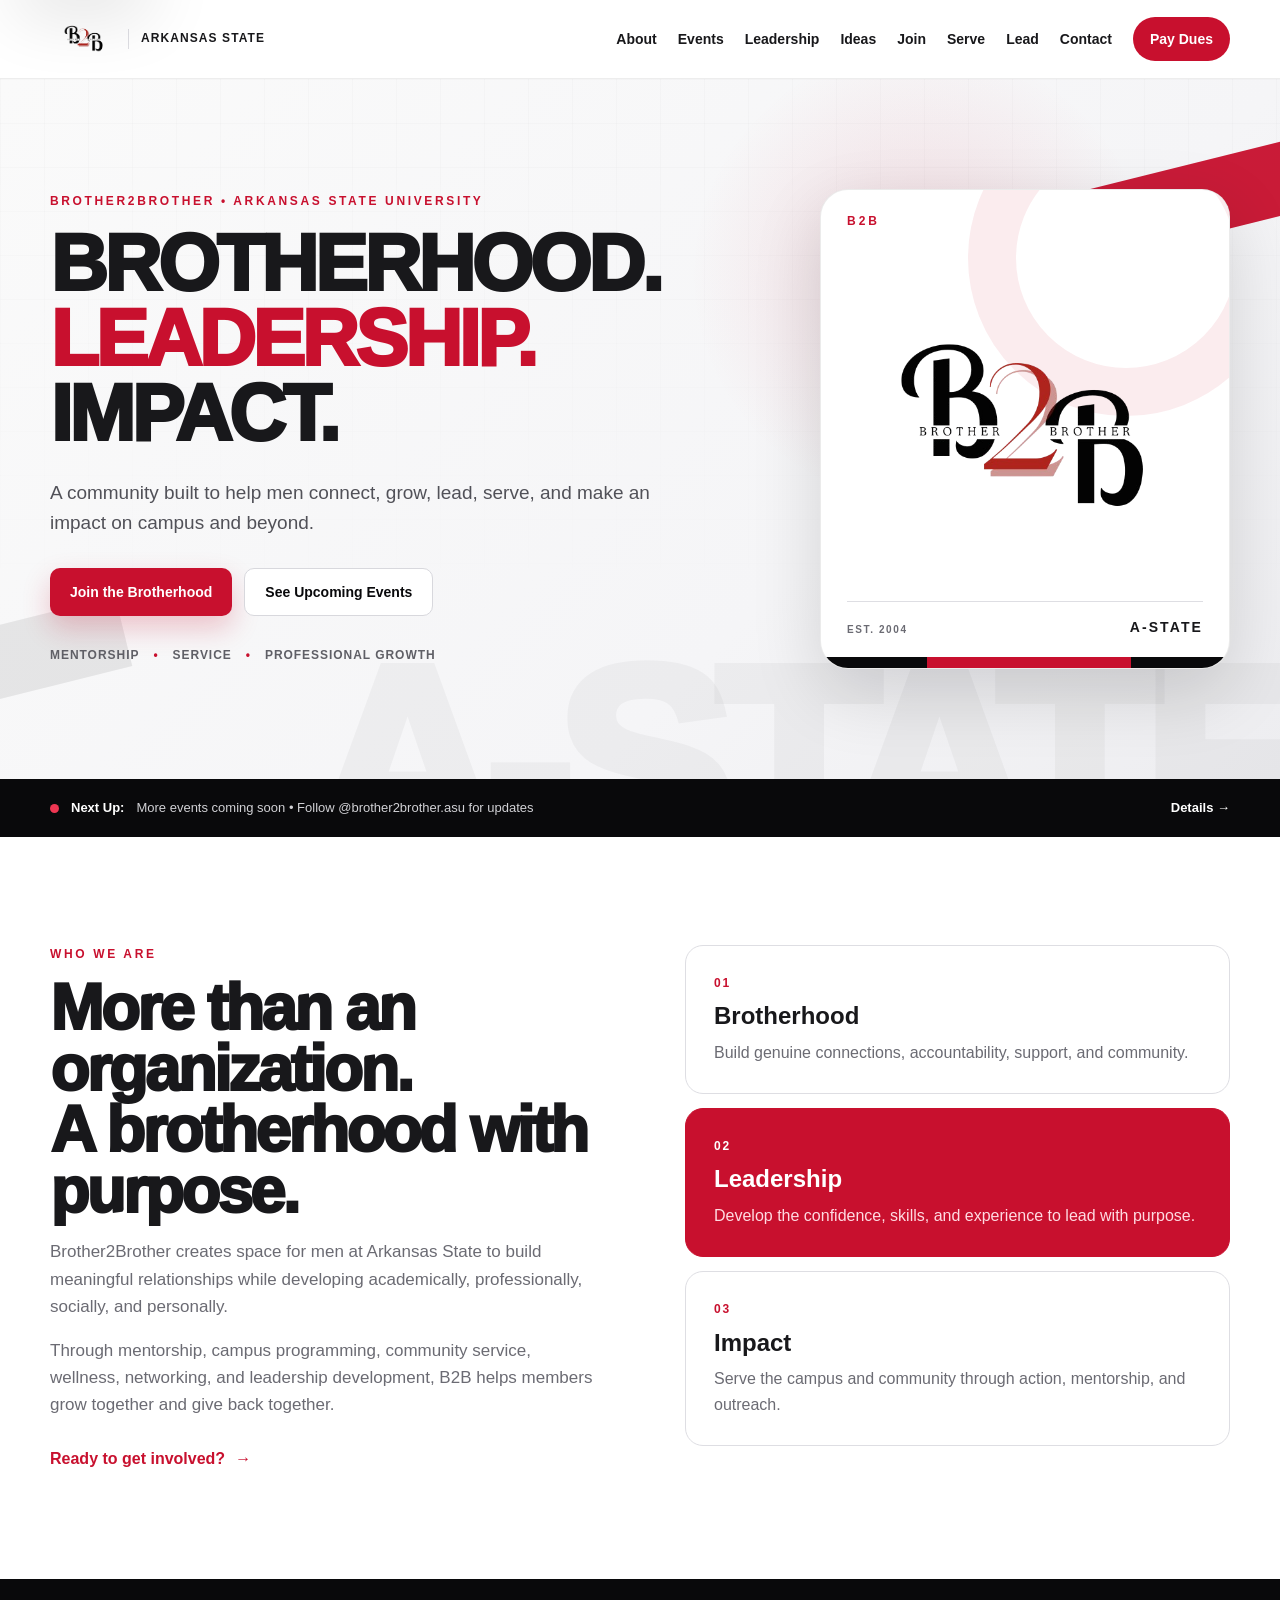
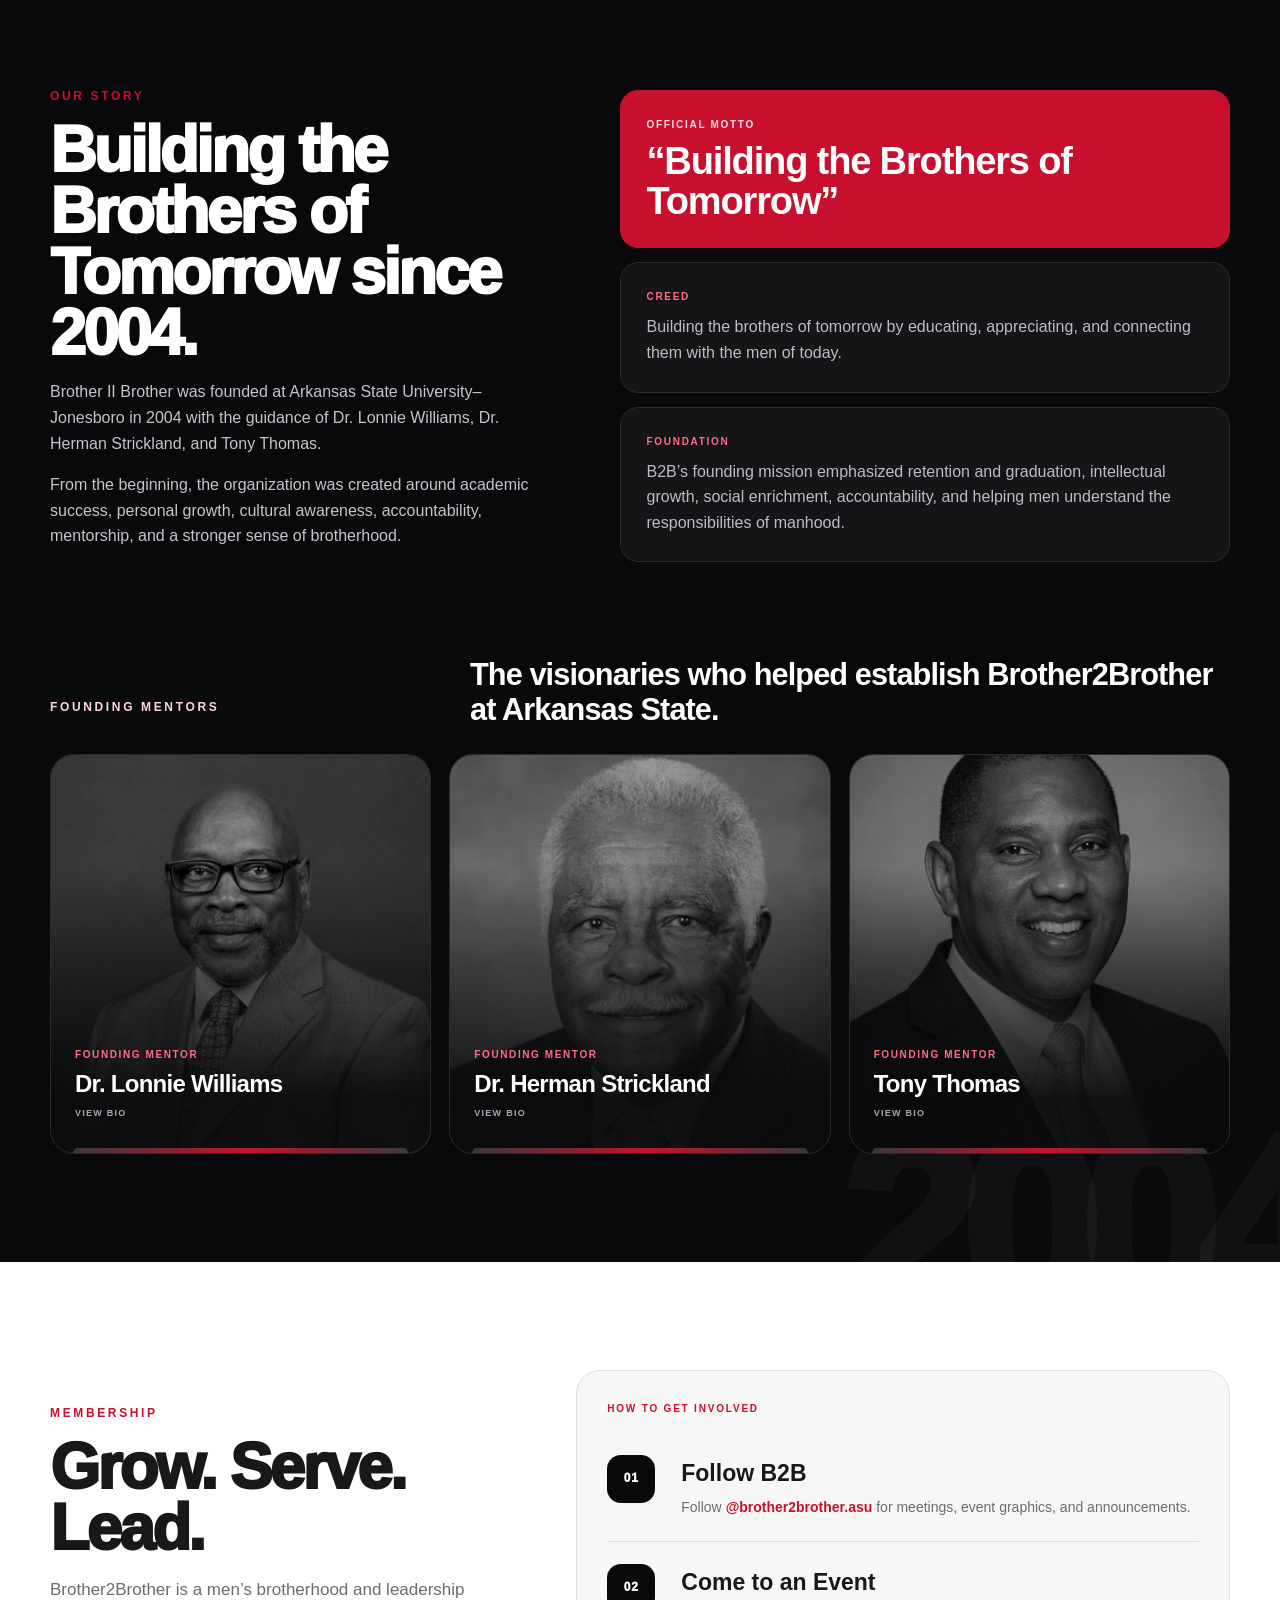
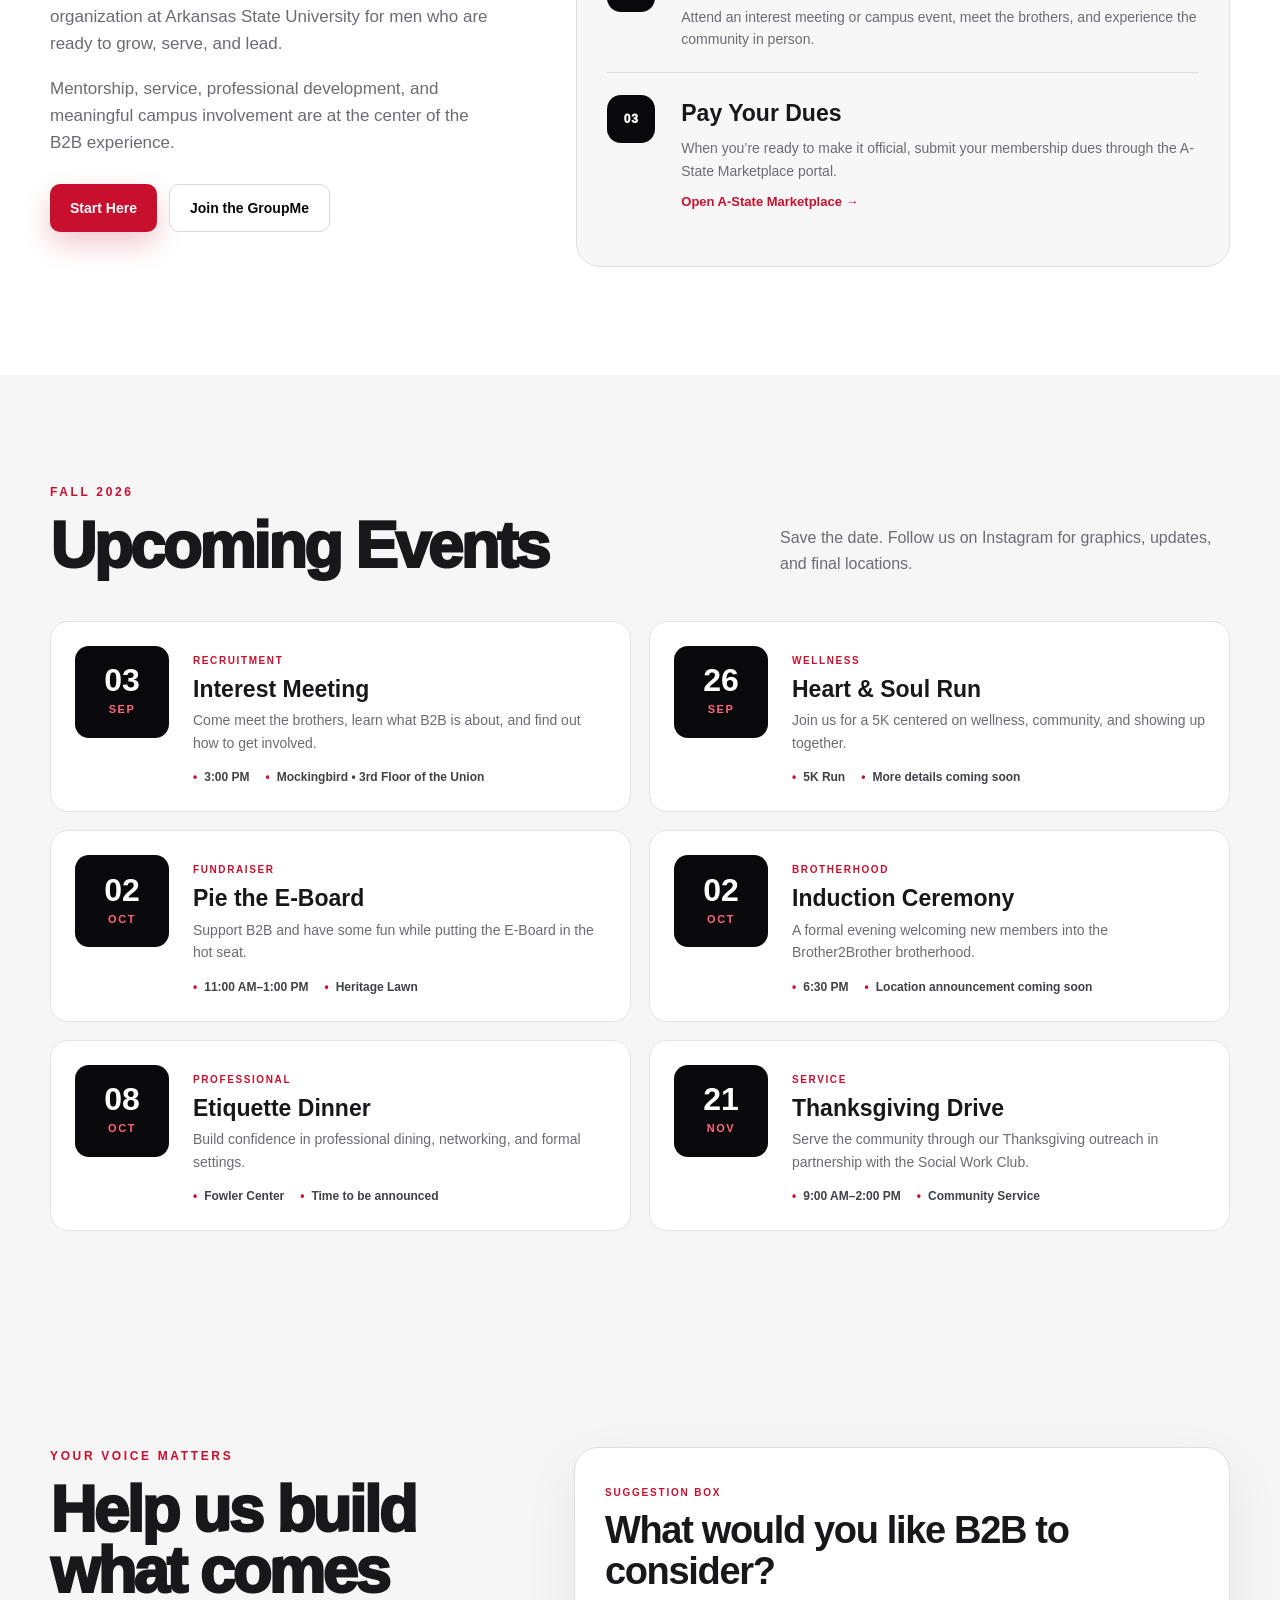
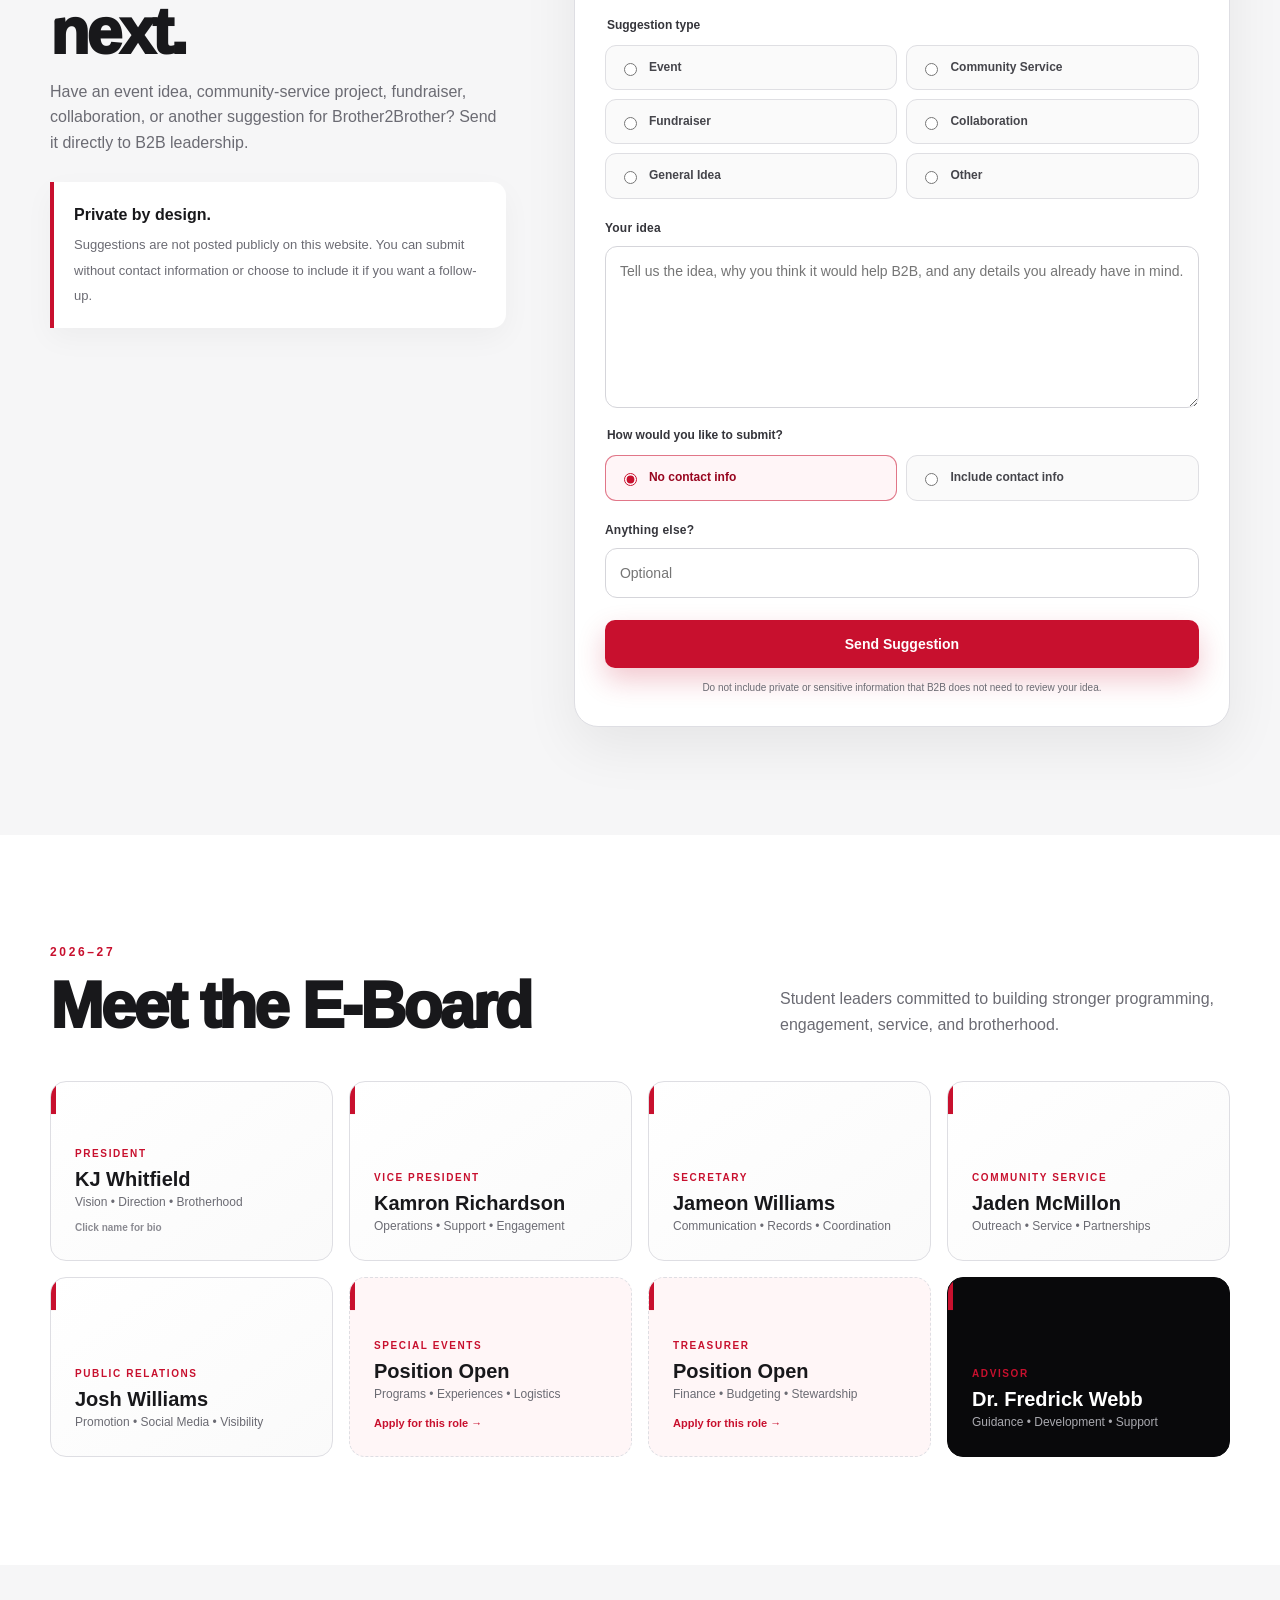
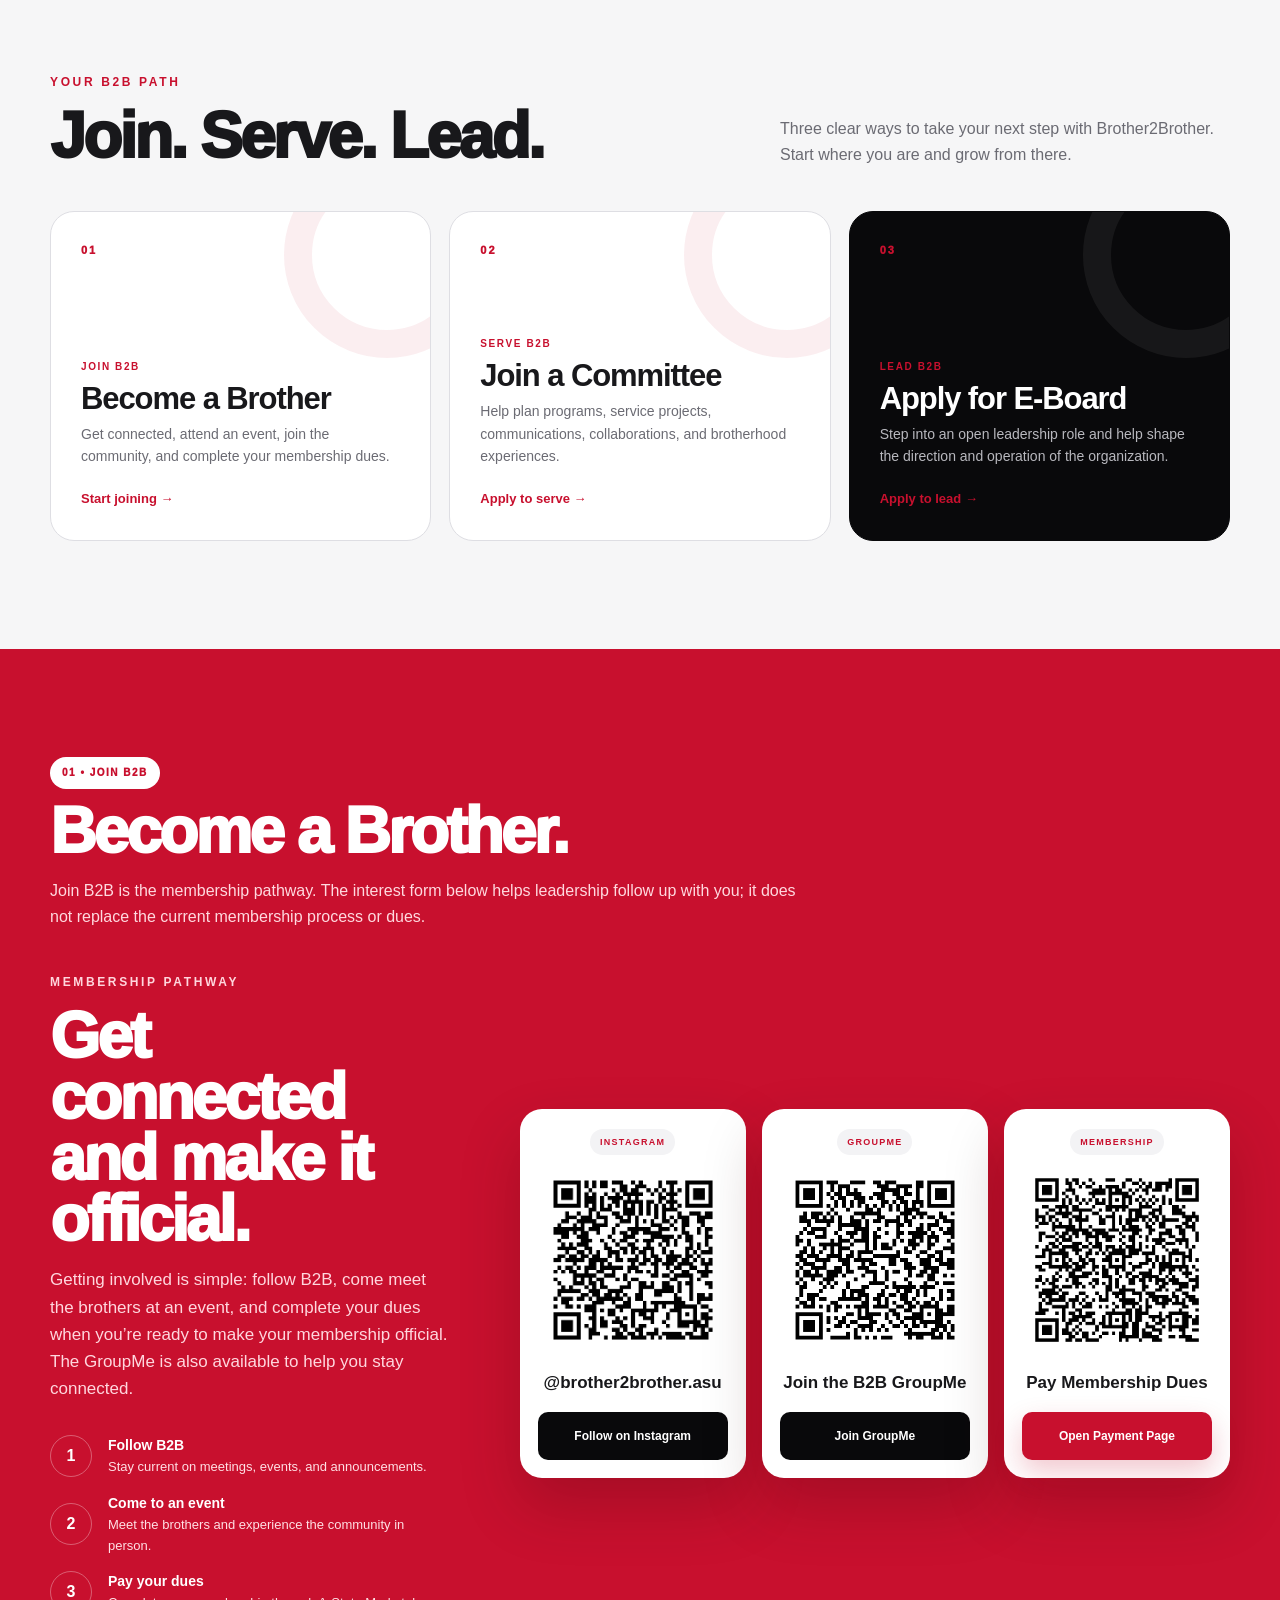
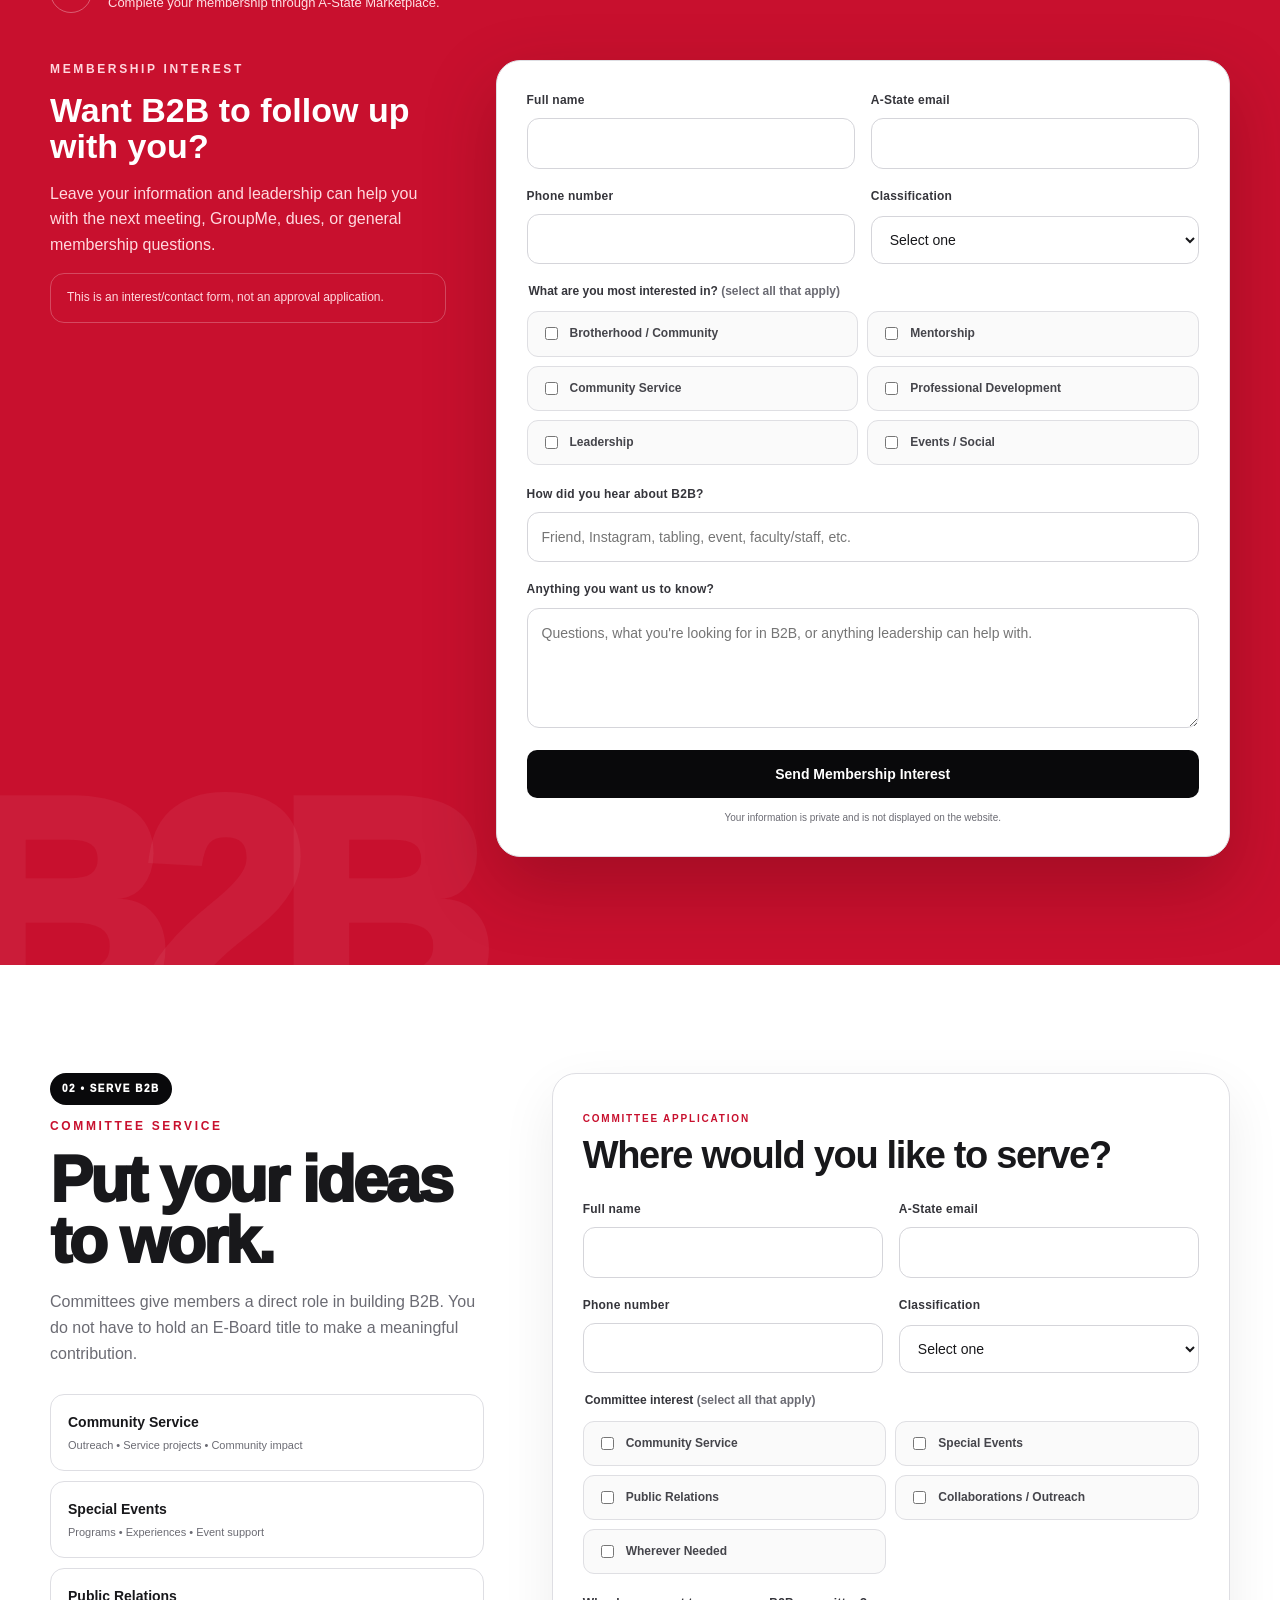
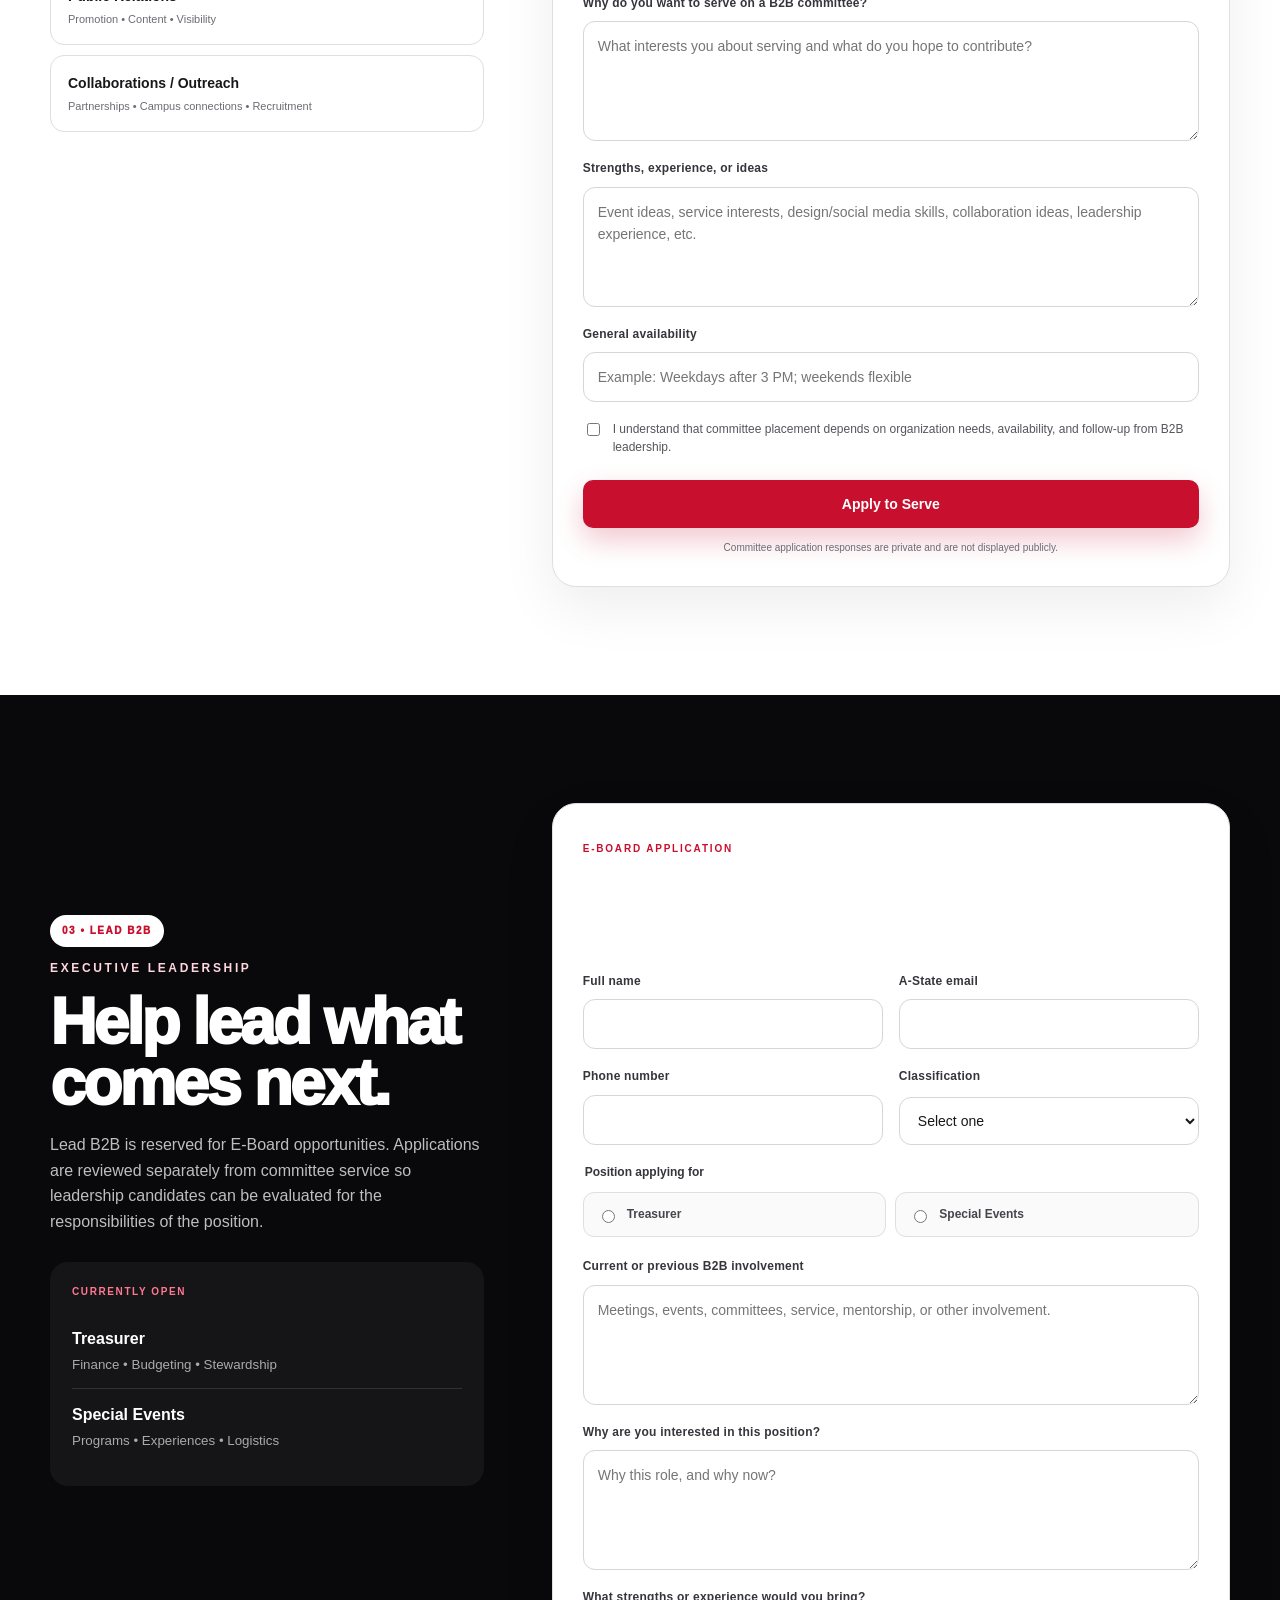
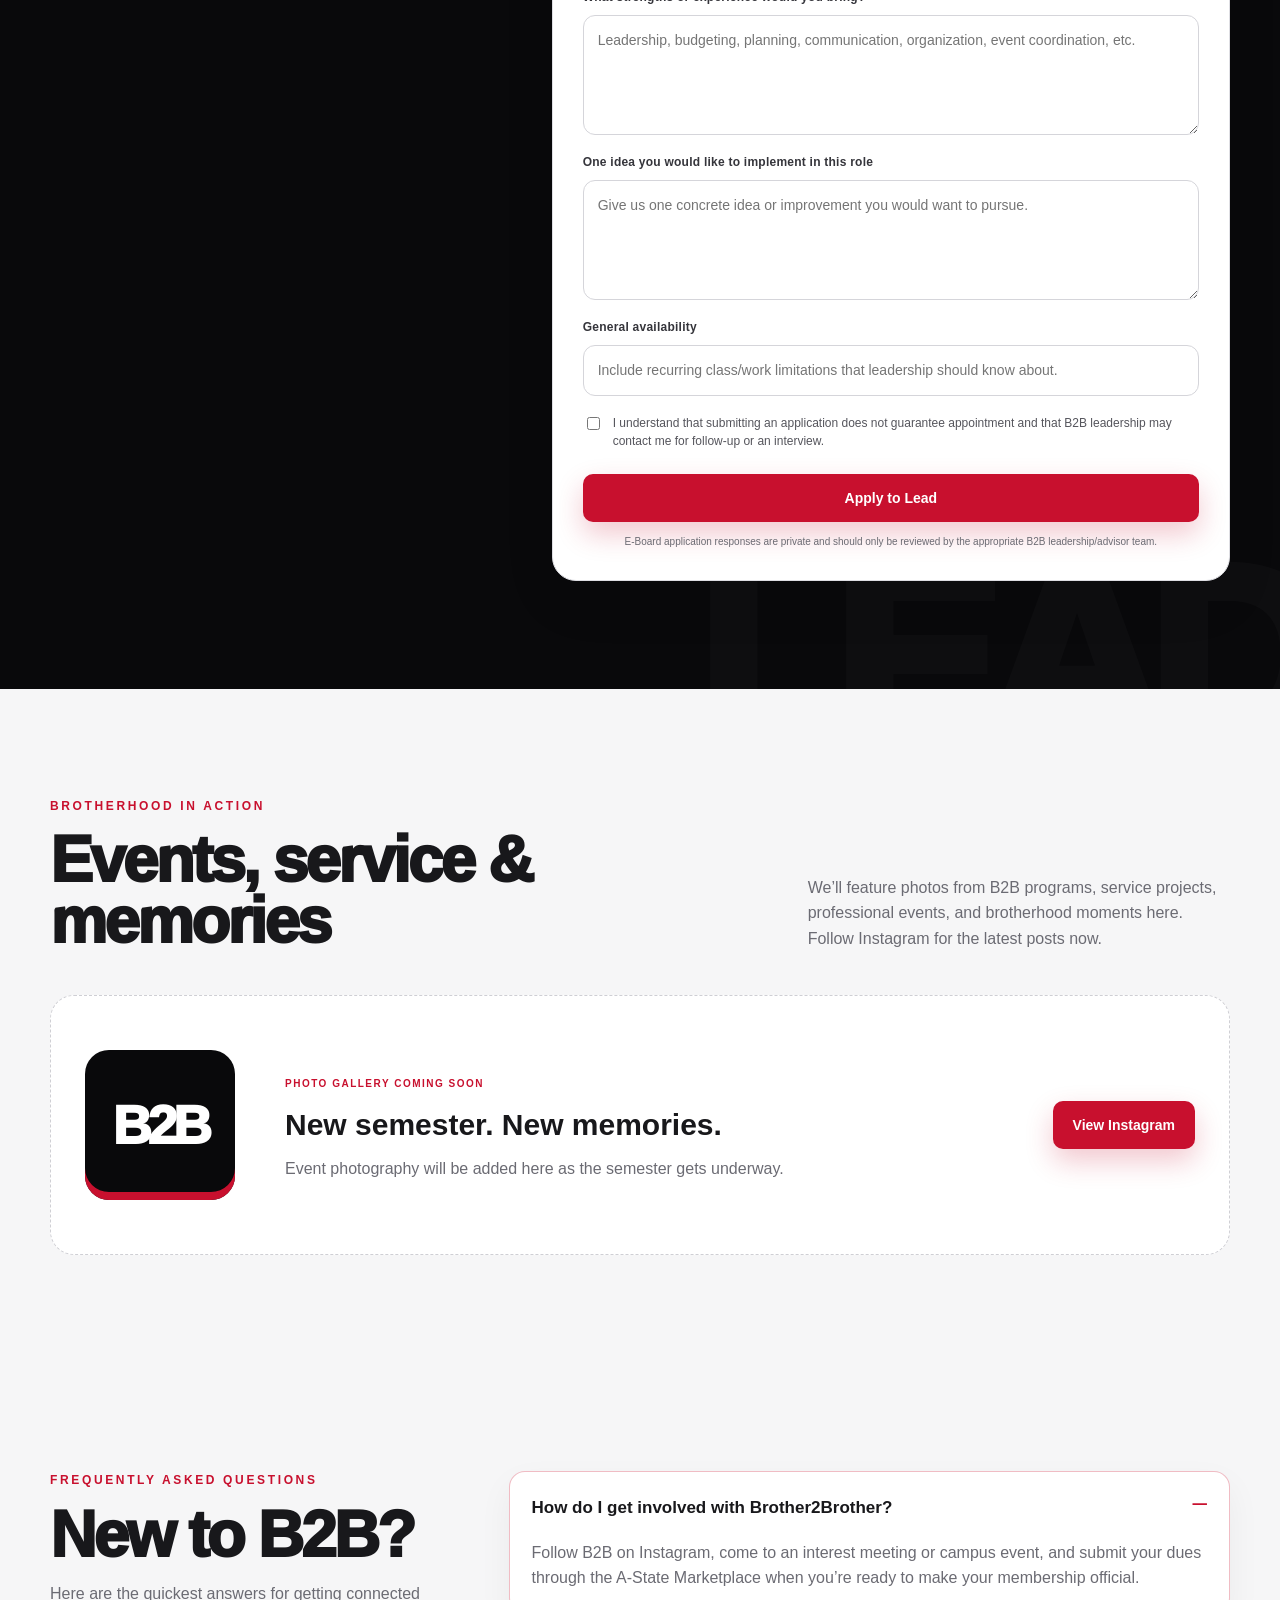
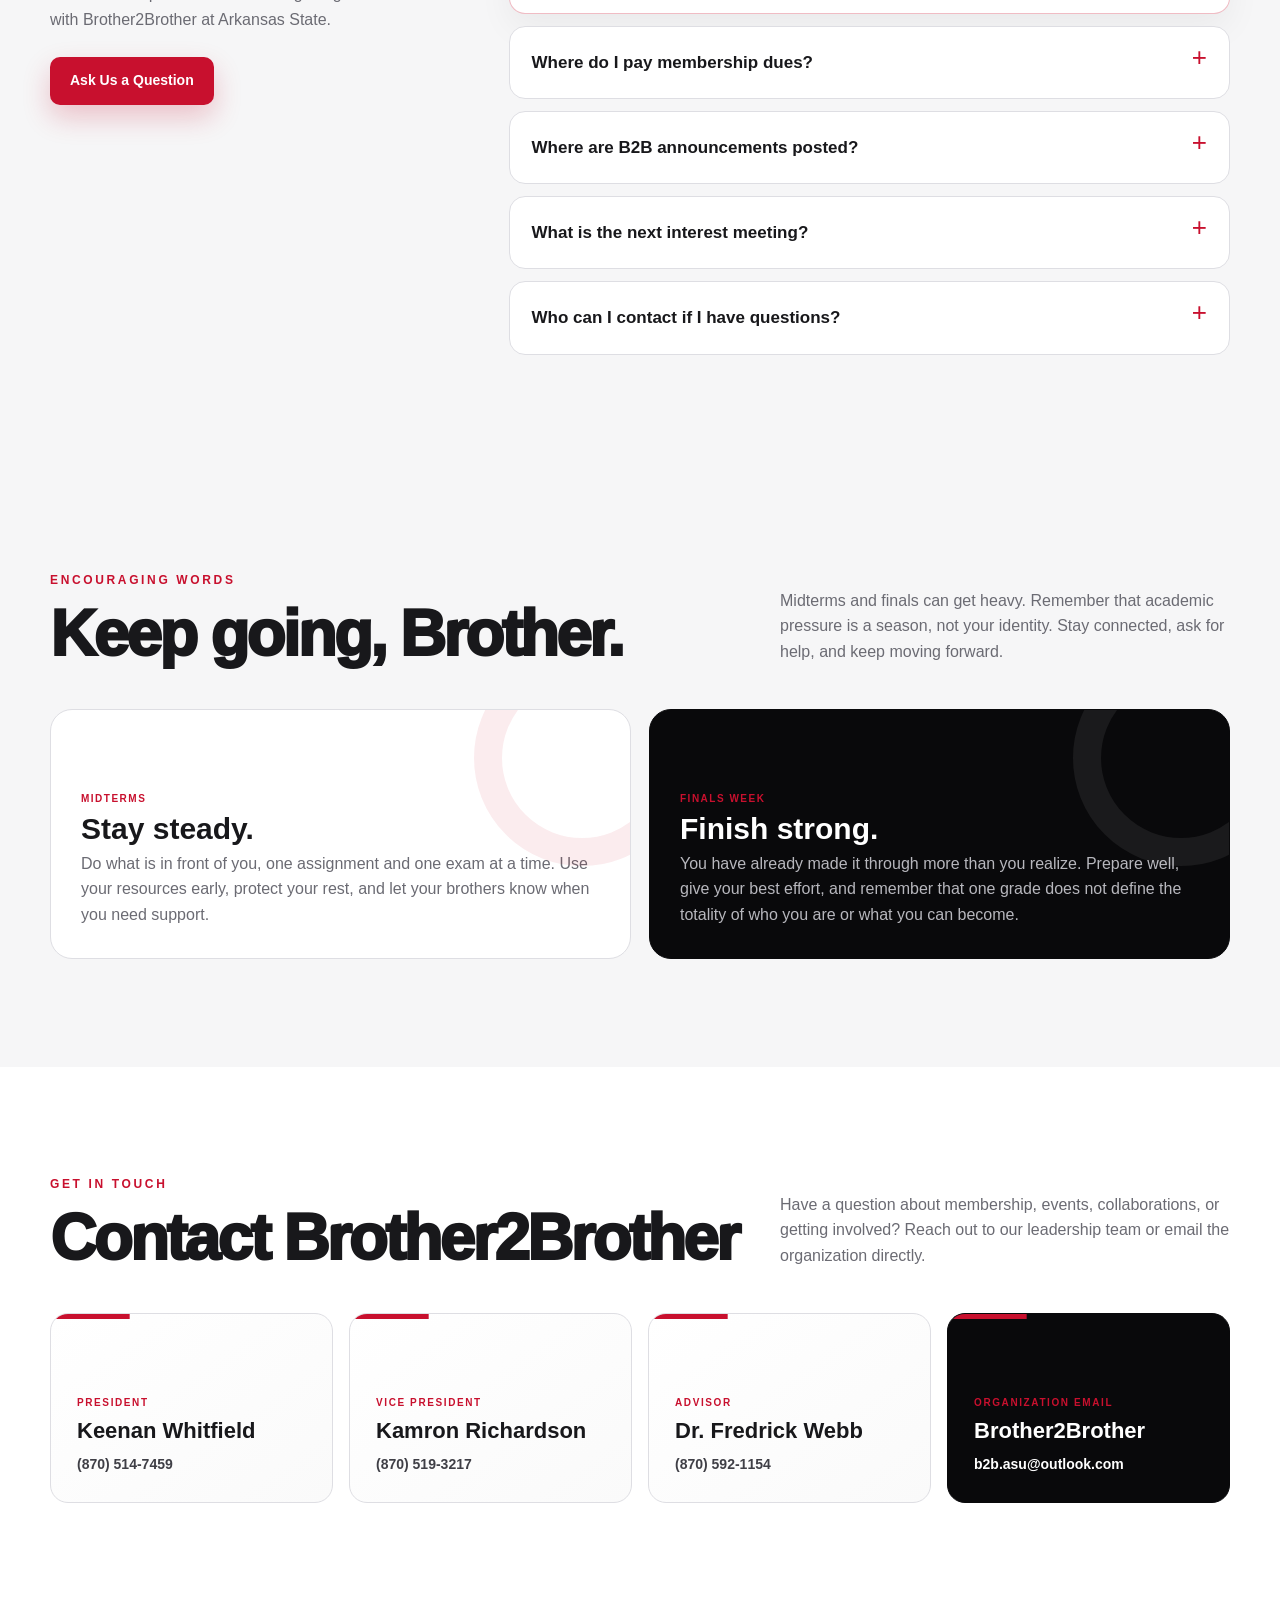
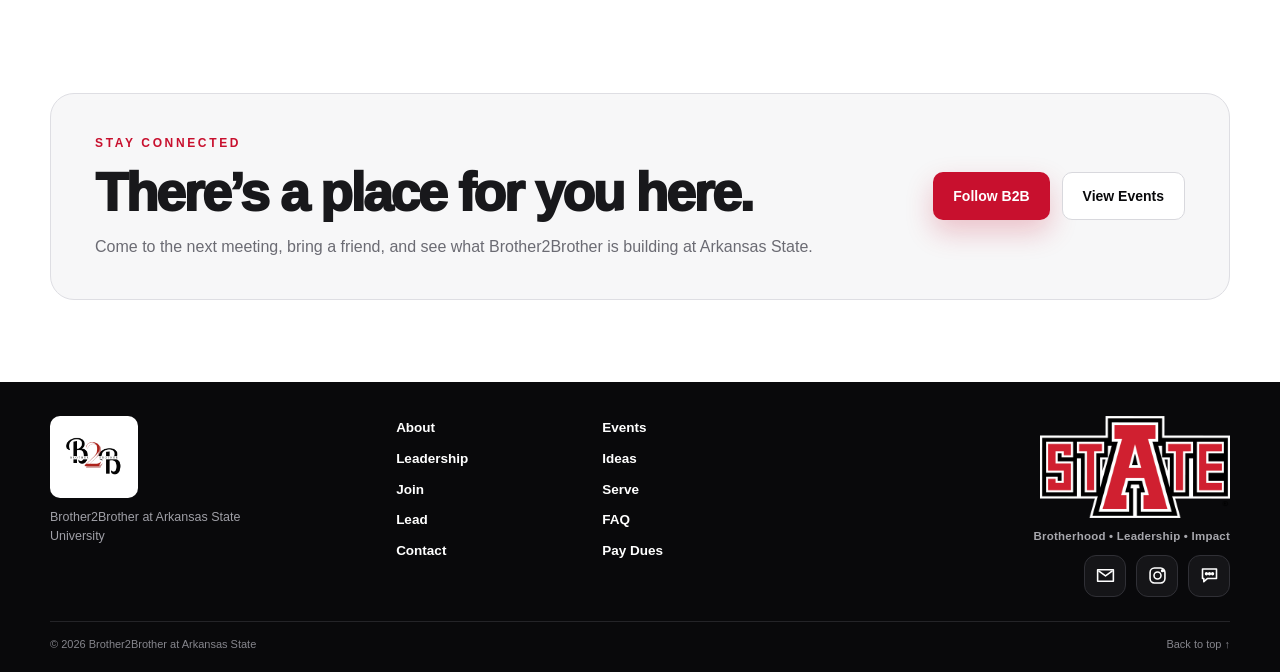
<file: index.html>
<!DOCTYPE html>
<html lang="en">
<head>
  <meta charset="UTF-8" />
  <meta name="viewport" content="width=device-width, initial-scale=1.0, viewport-fit=cover" />
  <meta name="description" content="Brother2Brother at Arkansas State University — brotherhood, leadership, service, mentorship, and impact." />
  <meta name="theme-color" content="#c8102e" />
  <title>Brother2Brother | Arkansas State</title>
  <link rel="stylesheet" href="styles.css?v=20260831-1" />
</head>
<body>
  <a class="skip-link" href="#main">Skip to content</a>

  <header class="site-header" id="top">
    <div class="container nav-wrap">
      <a class="brand" href="#top" aria-label="Brother2Brother home">
        <img src="assets/b2b-logo.png?v=20260831-1" alt="Brother2Brother logo" />
        <span>Arkansas State</span>
      </a>

      <button class="menu-toggle" type="button" aria-expanded="false" aria-controls="site-nav" aria-label="Open navigation">
        <span></span><span></span><span></span>
      </button>

      
<nav class="site-nav" id="site-nav" aria-label="Main navigation">
  <a href="#about">About</a>
  <a href="#events">Events</a>
  <a href="#leadership">Leadership</a>
  <a href="#ideas">Ideas</a>
  <a href="#join">Join</a>
  <a href="#serve">Serve</a>
  <a href="#lead">Lead</a>
  <a href="#contact">Contact</a>
  <a class="nav-cta" href="https://secure.touchnet.net/C20019_ustores/web/product_detail.jsp?PRODUCTID=1301" target="_blank" rel="noopener">Pay Dues</a>
</nav>
    </div>
  </header>

  <main id="main">
    <section class="hero" aria-labelledby="hero-title">
      <div class="hero-grid"></div>
      <div class="hero-mark hero-mark-one"></div>
      <div class="hero-mark hero-mark-two"></div>
      <div class="container hero-content">
        <div class="hero-copy reveal">
          <p class="eyebrow">Brother2Brother • Arkansas State University</p>
          <h1 id="hero-title">Brotherhood.<br /><span>Leadership.</span><br />Impact.</h1>
          <p class="hero-lead">A community built to help men connect, grow, lead, serve, and make an impact on campus and beyond.</p>
          <div class="hero-actions">
            <a class="btn btn-primary" href="#join">Join the Brotherhood</a>
            <a class="btn btn-secondary" href="#events">See Upcoming Events</a>
          </div>
          <div class="hero-mini">
            <span>Mentorship</span>
            <span>Service</span>
            <span>Professional Growth</span>
          </div>
        </div>

        <div class="hero-card reveal" aria-label="Brother2Brother logo card">
          <div class="hero-card-top">B2B</div>
          <img src="assets/b2b-logo.png?v=20260831-1" alt="Brother2Brother logo" />
          <div class="hero-card-bottom">
            <span>EST. 2004</span>
            <strong>A-STATE</strong>
          </div>
        </div>
      </div>
    </section>

    <section class="announcement" aria-label="Featured event">
      <div class="container announcement-inner">
        <span class="pulse-dot" aria-hidden="true"></span>
        <strong>Next Up:</strong>
        <span id="next-up-text" aria-live="polite">Check our events and Instagram for upcoming announcements.</span>
        <a href="#events">Details →</a>
      </div>
    </section>

    <section class="section about" id="about">
      <div class="container two-col">
        <div class="section-copy reveal">
          <p class="eyebrow">Who We Are</p>
          <h2>More than an organization.<br />A brotherhood with purpose.</h2>
          <p>Brother2Brother creates space for men at Arkansas State to build meaningful relationships while developing academically, professionally, socially, and personally.</p>
          <p>Through mentorship, campus programming, community service, wellness, networking, and leadership development, B2B helps members grow together and give back together.</p>
          <a class="text-link" href="#join">Ready to get involved? <span>→</span></a>
        </div>

        <div class="pillars reveal" aria-label="Brother2Brother pillars">
          <article class="pillar-card">
            <div class="pillar-number">01</div>
            <h3>Brotherhood</h3>
            <p>Build genuine connections, accountability, support, and community.</p>
          </article>
          <article class="pillar-card featured">
            <div class="pillar-number">02</div>
            <h3>Leadership</h3>
            <p>Develop the confidence, skills, and experience to lead with purpose.</p>
          </article>
          <article class="pillar-card">
            <div class="pillar-number">03</div>
            <h3>Impact</h3>
            <p>Serve the campus and community through action, mentorship, and outreach.</p>
          </article>
        </div>
      </div>
    </section>

    <section class="section history" id="history">
      <div class="container history-grid">
        <div class="history-intro reveal">
          <p class="eyebrow">Our Story</p>
          <h2>Building the Brothers of Tomorrow since 2004.</h2>
          <p>Brother II Brother was founded at Arkansas State University–Jonesboro in 2004 with the guidance of Dr. Lonnie Williams, Dr. Herman Strickland, and Tony Thomas.</p>
          <p>From the beginning, the organization was created around academic success, personal growth, cultural awareness, accountability, mentorship, and a stronger sense of brotherhood.</p>
        </div>

        <div class="history-cards reveal">
          <article class="history-card history-card-red">
            <span>Official Motto</span>
            <blockquote>“Building the Brothers of Tomorrow”</blockquote>
          </article>
          <article class="history-card">
            <span>Creed</span>
            <p>Building the brothers of tomorrow by educating, appreciating, and connecting them with the men of today.</p>
          </article>
          <article class="history-card">
            <span>Foundation</span>
            <p>B2B’s founding mission emphasized retention and graduation, intellectual growth, social enrichment, accountability, and helping men understand the responsibilities of manhood.</p>
          </article>
        </div>

        <div class="founders-showcase reveal" aria-label="Founding mentors of Brother2Brother">
          <div class="founders-heading">
            <p class="eyebrow light">Founding Mentors</p>
            <h3>The visionaries who helped establish Brother2Brother at Arkansas State.</h3>
          </div>

          <div class="founders-grid">
            <article class="founder-card">
              <div class="founder-image-wrap">
                <img src="assets/founder-lonnie-williams.jpg?v=20261109-2" alt="Portrait of one of Brother2Brother's founding mentors" class="founder-image" />
              </div>
              <div class="founder-copy">
                <span>Founding Mentor</span>
                <h4><button class="bio-trigger" type="button"
      data-name="Dr. Lonnie Williams"
      data-role="Founding Mentor"
      data-bio="Dr. Lonnie Williams joined Arkansas State in 2003 after 27 years at the University of Arkansas. At A-State, he served in senior student-affairs and diversity leadership roles, including vice chancellor for diversity and community engagement. His career has centered on student success, inclusion, leadership development, and community engagement.">Dr. Lonnie Williams</button></h4>
      <span class="bio-hint">View bio</span>
              </div>
            </article>

            <article class="founder-card">
              <div class="founder-image-wrap">
                <img src="assets/founder-herman-strickland.jpg?v=20261109-2" alt="Portrait of one of Brother2Brother's founding mentors" class="founder-image" />
              </div>
              <div class="founder-copy">
                <span>Founding Mentor</span>
                <h4><button class="bio-trigger" type="button"
      data-name="Dr. Herman Strickland"
      data-role="Founding Mentor"
      data-bio="Dr. Herman Strickland was one of Arkansas State’s first four African American faculty members. He served at A-State from 1972 until his retirement in 2008, including as dean of University College and emeritus associate professor of teacher education. He became a trusted mentor and campus resource, and his legacy is recognized through Strickland Hall at The Circle.">Dr. Herman Strickland</button></h4>
      <span class="bio-hint">View bio</span>
              </div>
            </article>

            <article class="founder-card">
              <div class="founder-image-wrap">
                <img src="assets/founder-tony-thomas.jpg?v=20260831-1" alt="Portrait of one of Brother2Brother's founding mentors" class="founder-image founder-image-tony" />
              </div>
              <div class="founder-copy">
                <span>Founding Mentor</span>
                <h4><button class="bio-trigger" type="button"
      data-name="Tony Thomas"
      data-role="Founding Mentor"
      data-bio="Tony Thomas is a public-service and community leader in Northeast Arkansas. In addition to helping establish Brother2Brother, he has taught public administration at Arkansas State and has held leadership roles with the City of Jonesboro, including chief operating officer. His work reflects B2B’s emphasis on mentorship, civic engagement, and leadership.">Tony Thomas</button></h4>
      <span class="bio-hint">View bio</span>
              </div>
            </article>
          </div>
        </div>

      </div>
    </section>


    <section class="section membership" id="membership">
      <div class="container membership-wrap">
        <div class="membership-copy reveal">
          <p class="eyebrow">Membership</p>
          <h2>Grow. Serve. Lead.</h2>
          <p>Brother2Brother is a men’s brotherhood and leadership organization at Arkansas State University for men who are ready to grow, serve, and lead.</p>
          <p>Mentorship, service, professional development, and meaningful campus involvement are at the center of the B2B experience.</p>
          <div class="membership-actions">
            <a class="btn btn-primary" href="#join">Start Here</a>
            <a class="btn btn-secondary" href="https://groupme.com/join_group/108480718/zyUWZH9K" target="_blank" rel="noopener">Join the GroupMe</a>
          </div>
        </div>

        <div class="membership-process reveal" aria-label="How to become a Brother2Brother member">
          <p class="process-kicker">How to get involved</p>
          <article class="process-step">
            <span>01</span>
            <div>
              <h3>Follow B2B</h3>
              <p>Follow <a href="https://www.instagram.com/brother2brother.asu/" target="_blank" rel="noopener">@brother2brother.asu</a> for meetings, event graphics, and announcements.</p>
            </div>
          </article>
          <article class="process-step">
            <span>02</span>
            <div>
              <h3>Come to an Event</h3>
              <p>Attend an interest meeting or campus event, meet the brothers, and experience the community in person.</p>
            </div>
          </article>
          <article class="process-step">
            <span>03</span>
            <div>
              <h3>Pay Your Dues</h3>
              <p>When you’re ready to make it official, submit your membership dues through the A-State Marketplace portal.</p>
              <a class="process-link" href="https://secure.touchnet.net/C20019_ustores/web/product_detail.jsp?PRODUCTID=1301" target="_blank" rel="noopener">Open A-State Marketplace →</a>
            </div>
          </article>
        </div>
      </div>
    </section>

    <section class="section events" id="events">
      <div class="container">
        <div class="section-heading reveal">
          <div>
            <p class="eyebrow">Fall 2026</p>
            <h2>Upcoming Events</h2>
          </div>
          <p>Save the date. Follow us on Instagram for graphics, updates, and final locations.</p>
        </div>

        <div class="events-grid" id="events-grid">
          <article class="event-card reveal" data-event-end="2026-09-03T23:59:59-05:00">
            <div class="event-date"><strong>03</strong><span>SEP</span></div>
            <div class="event-details">
              <span class="tag">Recruitment</span>
              <h3>Interest Meeting</h3>
              <p>Come meet the brothers, learn what B2B is about, and find out how to get involved.</p>
              <ul class="event-meta">
                <li>3:00 PM</li>
                <li>Mockingbird • 3rd Floor of the Union</li>
              </ul>
            </div>
          </article>

          <article class="event-card reveal" data-event-end="2026-09-26T23:59:59-05:00">
            <div class="event-date"><strong>26</strong><span>SEP</span></div>
            <div class="event-details">
              <span class="tag">Wellness</span>
              <h3>Heart &amp; Soul Run</h3>
              <p>Join us for a 5K centered on wellness, community, and showing up together.</p>
              <ul class="event-meta"><li>5K Run</li><li>More details coming soon</li></ul>
            </div>
          </article>

          <article class="event-card reveal" data-event-end="2026-10-02T13:00:00-05:00">
            <div class="event-date"><strong>02</strong><span>OCT</span></div>
            <div class="event-details">
              <span class="tag">Fundraiser</span>
              <h3>Pie the E-Board</h3>
              <p>Support B2B and have some fun while putting the E-Board in the hot seat.</p>
              <ul class="event-meta"><li>11:00 AM–1:00 PM</li><li>Heritage Lawn</li></ul>
            </div>
          </article>

          <article class="event-card reveal" data-event-end="2026-10-02T23:59:59-05:00">
            <div class="event-date"><strong>02</strong><span>OCT</span></div>
            <div class="event-details">
              <span class="tag">Brotherhood</span>
              <h3>Induction Ceremony</h3>
              <p>A formal evening welcoming new members into the Brother2Brother brotherhood.</p>
              <ul class="event-meta"><li>6:30 PM</li><li>Location announcement coming soon</li></ul>
            </div>
          </article>

          <article class="event-card reveal" data-event-end="2026-10-08T23:59:59-05:00">
            <div class="event-date"><strong>08</strong><span>OCT</span></div>
            <div class="event-details">
              <span class="tag">Professional</span>
              <h3>Etiquette Dinner</h3>
              <p>Build confidence in professional dining, networking, and formal settings.</p>
              <ul class="event-meta"><li>Fowler Center</li><li>Time to be announced</li></ul>
            </div>
          </article>

          <article class="event-card reveal" data-event-end="2026-11-21T14:00:00-06:00">
            <div class="event-date"><strong>21</strong><span>NOV</span></div>
            <div class="event-details">
              <span class="tag">Service</span>
              <h3>Thanksgiving Drive</h3>
              <p>Serve the community through our Thanksgiving outreach in partnership with the Social Work Club.</p>
              <ul class="event-meta"><li>9:00 AM–2:00 PM</li><li>Community Service</li></ul>
            </div>
          </article>
        </div>
      </div>
    </section>


<section class="section ideas" id="ideas">
  <div class="container ideas-wrap">
    <div class="ideas-copy reveal">
      <p class="eyebrow">Your Voice Matters</p>
      <h2>Help us build what comes next.</h2>
      <p>Have an event idea, community-service project, fundraiser, collaboration, or another suggestion for Brother2Brother? Send it directly to B2B leadership.</p>
      <div class="ideas-notice">
        <strong>Private by design.</strong>
        <span>Suggestions are not posted publicly on this website. You can submit without contact information or choose to include it if you want a follow-up.</span>
      </div>
    </div>

    <form class="site-form reveal" name="b2b-suggestion-box" method="POST" action="/thanks.html" data-netlify="true" netlify-honeypot="suggestion-bot-field">
      <input type="hidden" name="form-name" value="b2b-suggestion-box" />
      <p class="form-honeypot" aria-hidden="true">
        <label>Do not fill this out if you are human: <input name="suggestion-bot-field" /></label>
      </p>

      <div class="form-heading">
        <span>Suggestion Box</span>
        <h3>What would you like B2B to consider?</h3>
      </div>

      <fieldset class="form-fieldset">
        <legend>Suggestion type</legend>
        <div class="choice-grid">
          <label><input type="radio" name="suggestion_type" value="Event" required /> Event</label>
          <label><input type="radio" name="suggestion_type" value="Community Service" /> Community Service</label>
          <label><input type="radio" name="suggestion_type" value="Fundraiser" /> Fundraiser</label>
          <label><input type="radio" name="suggestion_type" value="Collaboration" /> Collaboration</label>
          <label><input type="radio" name="suggestion_type" value="General Organization Idea" /> General Idea</label>
          <label><input type="radio" name="suggestion_type" value="Other" /> Other</label>
        </div>
      </fieldset>

      <label class="form-label">Your idea
        <textarea name="idea" rows="6" required placeholder="Tell us the idea, why you think it would help B2B, and any details you already have in mind."></textarea>
      </label>

      <fieldset class="form-fieldset identity-choice">
        <legend>How would you like to submit?</legend>
        <div class="choice-grid choice-grid-two">
          <label><input type="radio" name="identity_mode" value="Anonymous / no contact info" checked data-identity-choice="anonymous" /> No contact info</label>
          <label><input type="radio" name="identity_mode" value="Include contact info" data-identity-choice="contact" /> Include contact info</label>
        </div>
      </fieldset>

      <div class="optional-contact" data-optional-contact hidden>
        <div class="form-grid-two">
          <label class="form-label">Name <input type="text" name="name" autocomplete="name" /></label>
          <label class="form-label">Email or phone <input type="text" name="contact" autocomplete="email" placeholder="Email or phone number" /></label>
        </div>
      </div>

      <label class="form-label">Anything else? <input type="text" name="additional_note" placeholder="Optional" /></label>
      <button class="btn btn-primary form-submit" type="submit">Send Suggestion</button>
      <p class="form-privacy">Do not include private or sensitive information that B2B does not need to review your idea.</p>
    </form>
  </div>
</section>

    <section class="section leadership" id="leadership">
      <div class="container">
        <div class="section-heading reveal">
          <div>
            <p class="eyebrow">2026–27</p>
            <h2>Meet the E-Board</h2>
          </div>
          <p>Student leaders committed to building stronger programming, engagement, service, and brotherhood.</p>
        </div>

        <div class="leadership-grid">
          <article class="leader-card reveal">
            <span>President</span>
            <h3><button class="bio-trigger leader-bio-trigger" type="button"
              data-name="Keenan “KJ” Whitfield"
              data-role="President • 2026–27"
              data-bio="Keenan “KJ” Whitfield serves as President of Brother2Brother for the 2026–27 academic year. A Computer Science student and campus leader, he is focused on strengthening brotherhood through member engagement, mentorship, professional development, service, and greater campus visibility. His goal is to create clear opportunities for members to connect, lead, and make an impact.">KJ Whitfield</button></h3>
            <p>Vision • Direction • Brotherhood</p>
            <small class="leader-bio-hint">Click name for bio</small>
          </article>
          <article class="leader-card reveal"><span>Vice President</span><h3>Kamron Richardson</h3><p>Operations • Support • Engagement</p></article>
          <article class="leader-card reveal"><span>Secretary</span><h3>Jameon Williams</h3><p>Communication • Records • Coordination</p></article>
          <article class="leader-card reveal"><span>Community Service</span><h3>Jaden McMillon</h3><p>Outreach • Service • Partnerships</p></article>
          <article class="leader-card reveal"><span>Public Relations</span><h3>Josh Williams</h3><p>Promotion • Social Media • Visibility</p></article>
          <article class="leader-card reveal open-role"><span>Special Events</span><h3>Position Open</h3><p>Programs • Experiences • Logistics</p><a class="leader-apply-link" href="#lead">Apply for this role →</a></article>
          <article class="leader-card reveal open-role"><span>Treasurer</span><h3>Position Open</h3><p>Finance • Budgeting • Stewardship</p><a class="leader-apply-link" href="#lead">Apply for this role →</a></article>
          <article class="leader-card reveal advisor"><span>Advisor</span><h3>Dr. Fredrick Webb</h3><p>Guidance • Development • Support</p></article>
        </div>
      </div>
    </section>



    <section class="section pathways" id="pathways">
      <div class="container">
        <div class="section-heading reveal">
          <div>
            <p class="eyebrow">Your B2B Path</p>
            <h2>Join. Serve. Lead.</h2>
          </div>
          <p>Three clear ways to take your next step with Brother2Brother. Start where you are and grow from there.</p>
        </div>

        <div class="pathways-grid">
          <a class="pathway-card pathway-join reveal" href="#join">
            <span class="pathway-number">01</span>
            <p class="pathway-label">Join B2B</p>
            <h3>Become a Brother</h3>
            <p>Get connected, attend an event, join the community, and complete your membership dues.</p>
            <strong>Start joining →</strong>
          </a>

          <a class="pathway-card pathway-serve reveal" href="#serve">
            <span class="pathway-number">02</span>
            <p class="pathway-label">Serve B2B</p>
            <h3>Join a Committee</h3>
            <p>Help plan programs, service projects, communications, collaborations, and brotherhood experiences.</p>
            <strong>Apply to serve →</strong>
          </a>

          <a class="pathway-card pathway-lead reveal" href="#lead">
            <span class="pathway-number">03</span>
            <p class="pathway-label">Lead B2B</p>
            <h3>Apply for E-Board</h3>
            <p>Step into an open leadership role and help shape the direction and operation of the organization.</p>
            <strong>Apply to lead →</strong>
          </a>
        </div>
      </div>
    </section>

    <section class="section join" id="join">
      <div class="container system-heading reveal">
        <span class="system-badge">01 • Join B2B</span>
        <h2>Become a Brother.</h2>
        <p>Join B2B is the membership pathway. The interest form below helps leadership follow up with you; it does not replace the current membership process or dues.</p>
      </div>

      <div class="container join-wrap">
        <div class="join-copy reveal">
          <p class="eyebrow light">Membership Pathway</p>
          <h2>Get connected and make it official.</h2>
          <p>Getting involved is simple: follow B2B, come meet the brothers at an event, and complete your dues when you’re ready to make your membership official. The GroupMe is also available to help you stay connected.</p>

          <div class="join-steps">
            <div><strong>1</strong><span><b>Follow B2B</b><br />Stay current on meetings, events, and announcements.</span></div>
            <div><strong>2</strong><span><b>Come to an event</b><br />Meet the brothers and experience the community in person.</span></div>
            <div><strong>3</strong><span><b>Pay your dues</b><br />Complete your membership through A-State Marketplace.</span></div>
          </div>
        </div>

        <div class="qr-grid qr-grid-three reveal">
          <article class="qr-card">
            <p class="qr-label">Instagram</p>
            <img src="assets/instagram-qr.png?v=20260831-1" alt="QR code for Brother2Brother Instagram" />
            <h3>@brother2brother.asu</h3>
            <a class="btn btn-dark" href="https://www.instagram.com/brother2brother.asu/" target="_blank" rel="noopener">Follow on Instagram</a>
          </article>

          <article class="qr-card">
            <p class="qr-label">GroupMe</p>
            <img src="assets/groupme-qr.png?v=20260831-1" alt="QR code to join the Brother2Brother GroupMe" />
            <h3>Join the B2B GroupMe</h3>
            <a class="btn btn-dark" href="https://groupme.com/join_group/108480718/zyUWZH9K" target="_blank" rel="noopener">Join GroupMe</a>
          </article>

          <article class="qr-card dues-card">
            <p class="qr-label">Membership</p>
            <img src="assets/membership-dues-qr.png?v=20260831-1" alt="QR code for Brother2Brother membership dues" />
            <h3>Pay Membership Dues</h3>
            <a class="btn btn-primary" href="https://secure.touchnet.net/C20019_ustores/web/product_detail.jsp?PRODUCTID=1301" target="_blank" rel="noopener">Open Payment Page</a>
          </article>

        </div>
      </div>

      <div class="container membership-interest-wrap reveal">
        <div class="membership-interest-copy">
          <p class="eyebrow light">Membership Interest</p>
          <h3>Want B2B to follow up with you?</h3>
          <p>Leave your information and leadership can help you with the next meeting, GroupMe, dues, or general membership questions.</p>
          <p class="system-note">This is an interest/contact form, not an approval application.</p>
        </div>

        <form class="site-form dark-form" name="b2b-membership-interest" method="POST" action="/thanks.html" data-netlify="true" netlify-honeypot="membership-bot-field">
          <input type="hidden" name="form-name" value="b2b-membership-interest" />
          <p class="form-honeypot" aria-hidden="true">
            <label>Do not fill this out if you are human: <input name="membership-bot-field" /></label>
          </p>

          <div class="form-grid-two">
            <label class="form-label">Full name <input type="text" name="full_name" autocomplete="name" required /></label>
            <label class="form-label">A-State email <input type="email" name="email" autocomplete="email" required /></label>
            <label class="form-label">Phone number <input type="tel" name="phone" autocomplete="tel" /></label>
            <label class="form-label">Classification
              <select name="classification" required>
                <option value="">Select one</option>
                <option>Freshman</option><option>Sophomore</option><option>Junior</option><option>Senior</option><option>Graduate Student</option><option>Other</option>
              </select>
            </label>
          </div>

          <fieldset class="form-fieldset">
            <legend>What are you most interested in? <span>(select all that apply)</span></legend>
            <div class="choice-grid">
              <label><input type="checkbox" name="interest_area" value="Brotherhood / Community" /> Brotherhood / Community</label>
              <label><input type="checkbox" name="interest_area" value="Mentorship" /> Mentorship</label>
              <label><input type="checkbox" name="interest_area" value="Community Service" /> Community Service</label>
              <label><input type="checkbox" name="interest_area" value="Professional Development" /> Professional Development</label>
              <label><input type="checkbox" name="interest_area" value="Leadership" /> Leadership</label>
              <label><input type="checkbox" name="interest_area" value="Events / Social" /> Events / Social</label>
            </div>
          </fieldset>

          <label class="form-label">How did you hear about B2B?
            <input type="text" name="how_heard" placeholder="Friend, Instagram, tabling, event, faculty/staff, etc." />
          </label>

          <label class="form-label">Anything you want us to know?
            <textarea name="membership_note" rows="3" placeholder="Questions, what you're looking for in B2B, or anything leadership can help with."></textarea>
          </label>

          <button class="btn btn-dark form-submit" type="submit">Send Membership Interest</button>
          <p class="form-privacy">Your information is private and is not displayed on the website.</p>
        </form>
      </div>
    </section>

    <section class="section serve-system" id="serve">
      <div class="container system-layout">
        <div class="system-intro reveal">
          <span class="system-badge system-badge-dark">02 • Serve B2B</span>
          <p class="eyebrow">Committee Service</p>
          <h2>Put your ideas to work.</h2>
          <p>Committees give members a direct role in building B2B. You do not have to hold an E-Board title to make a meaningful contribution.</p>

          <div class="system-role-list">
            <div><strong>Community Service</strong><span>Outreach • Service projects • Community impact</span></div>
            <div><strong>Special Events</strong><span>Programs • Experiences • Event support</span></div>
            <div><strong>Public Relations</strong><span>Promotion • Content • Visibility</span></div>
            <div><strong>Collaborations / Outreach</strong><span>Partnerships • Campus connections • Recruitment</span></div>
          </div>
        </div>

        <form class="site-form application-form reveal" name="b2b-committee-application" method="POST" action="/thanks.html" data-netlify="true" netlify-honeypot="committee-bot-field">
          <input type="hidden" name="form-name" value="b2b-committee-application" />
          <p class="form-honeypot" aria-hidden="true">
            <label>Do not fill this out if you are human: <input name="committee-bot-field" /></label>
          </p>

          <div class="form-heading">
            <span>Committee Application</span>
            <h3>Where would you like to serve?</h3>
          </div>

          <div class="form-grid-two">
            <label class="form-label">Full name <input type="text" name="full_name" autocomplete="name" required /></label>
            <label class="form-label">A-State email <input type="email" name="email" autocomplete="email" required /></label>
            <label class="form-label">Phone number <input type="tel" name="phone" autocomplete="tel" required /></label>
            <label class="form-label">Classification
              <select name="classification" required>
                <option value="">Select one</option>
                <option>Freshman</option><option>Sophomore</option><option>Junior</option><option>Senior</option><option>Graduate Student</option><option>Other</option>
              </select>
            </label>
          </div>

          <fieldset class="form-fieldset">
            <legend>Committee interest <span>(select all that apply)</span></legend>
            <div class="choice-grid">
              <label><input type="checkbox" name="committee_interest" value="Community Service" /> Community Service</label>
              <label><input type="checkbox" name="committee_interest" value="Special Events" /> Special Events</label>
              <label><input type="checkbox" name="committee_interest" value="Public Relations" /> Public Relations</label>
              <label><input type="checkbox" name="committee_interest" value="Collaborations / Outreach" /> Collaborations / Outreach</label>
              <label><input type="checkbox" name="committee_interest" value="Wherever Needed" /> Wherever Needed</label>
            </div>
          </fieldset>

          <label class="form-label">Why do you want to serve on a B2B committee?
            <textarea name="why_serve" rows="4" required placeholder="What interests you about serving and what do you hope to contribute?"></textarea>
          </label>

          <label class="form-label">Strengths, experience, or ideas
            <textarea name="experience_ideas" rows="4" placeholder="Event ideas, service interests, design/social media skills, collaboration ideas, leadership experience, etc."></textarea>
          </label>

          <label class="form-label">General availability
            <input type="text" name="availability" required placeholder="Example: Weekdays after 3 PM; weekends flexible" />
          </label>

          <label class="agreement-check"><input type="checkbox" name="accuracy_acknowledgement" value="Yes" required /> <span>I understand that committee placement depends on organization needs, availability, and follow-up from B2B leadership.</span></label>

          <button class="btn btn-primary form-submit" type="submit">Apply to Serve</button>
          <p class="form-privacy">Committee application responses are private and are not displayed publicly.</p>
        </form>
      </div>
    </section>

    <section class="section lead-system" id="lead">
      <div class="container system-layout system-layout-lead">
        <div class="system-intro reveal">
          <span class="system-badge">03 • Lead B2B</span>
          <p class="eyebrow light">Executive Leadership</p>
          <h2>Help lead what comes next.</h2>
          <p>Lead B2B is reserved for E-Board opportunities. Applications are reviewed separately from committee service so leadership candidates can be evaluated for the responsibilities of the position.</p>

          <div class="open-roles-box open-roles-dark">
            <span>Currently Open</span>
            <div><strong>Treasurer</strong><small>Finance • Budgeting • Stewardship</small></div>
            <div><strong>Special Events</strong><small>Programs • Experiences • Logistics</small></div>
          </div>
        </div>

        <form class="site-form application-form reveal" name="b2b-eboard-application" method="POST" action="/thanks.html" data-netlify="true" netlify-honeypot="eboard-bot-field">
          <input type="hidden" name="form-name" value="b2b-eboard-application" />
          <p class="form-honeypot" aria-hidden="true">
            <label>Do not fill this out if you are human: <input name="eboard-bot-field" /></label>
          </p>

          <div class="form-heading">
            <span>E-Board Application</span>
            <h3>Apply for an open leadership position.</h3>
          </div>

          <div class="form-grid-two">
            <label class="form-label">Full name <input type="text" name="full_name" autocomplete="name" required /></label>
            <label class="form-label">A-State email <input type="email" name="email" autocomplete="email" required /></label>
            <label class="form-label">Phone number <input type="tel" name="phone" autocomplete="tel" required /></label>
            <label class="form-label">Classification
              <select name="classification" required>
                <option value="">Select one</option>
                <option>Freshman</option><option>Sophomore</option><option>Junior</option><option>Senior</option><option>Graduate Student</option><option>Other</option>
              </select>
            </label>
          </div>

          <fieldset class="form-fieldset">
            <legend>Position applying for</legend>
            <div class="choice-grid choice-grid-two">
              <label><input type="radio" name="position" value="Treasurer" required /> Treasurer</label>
              <label><input type="radio" name="position" value="Special Events" /> Special Events</label>
            </div>
          </fieldset>

          <label class="form-label">Current or previous B2B involvement
            <textarea name="b2b_involvement" rows="3" placeholder="Meetings, events, committees, service, mentorship, or other involvement."></textarea>
          </label>

          <label class="form-label">Why are you interested in this position?
            <textarea name="why_position" rows="4" required placeholder="Why this role, and why now?"></textarea>
          </label>

          <label class="form-label">What strengths or experience would you bring?
            <textarea name="leadership_strengths" rows="4" required placeholder="Leadership, budgeting, planning, communication, organization, event coordination, etc."></textarea>
          </label>

          <label class="form-label">One idea you would like to implement in this role
            <textarea name="role_idea" rows="4" required placeholder="Give us one concrete idea or improvement you would want to pursue."></textarea>
          </label>

          <label class="form-label">General availability
            <input type="text" name="availability" required placeholder="Include recurring class/work limitations that leadership should know about." />
          </label>

          <label class="agreement-check"><input type="checkbox" name="leadership_acknowledgement" value="Yes" required /> <span>I understand that submitting an application does not guarantee appointment and that B2B leadership may contact me for follow-up or an interview.</span></label>

          <button class="btn btn-primary form-submit" type="submit">Apply to Lead</button>
          <p class="form-privacy">E-Board application responses are private and should only be reviewed by the appropriate B2B leadership/advisor team.</p>
        </form>
      </div>
    </section>

    <section class="section gallery" id="gallery">
      <div class="container">
        <div class="section-heading reveal">
          <div>
            <p class="eyebrow">Brotherhood in Action</p>
            <h2>Events, service &amp; memories</h2>
          </div>
          <p>We’ll feature photos from B2B programs, service projects, professional events, and brotherhood moments here. Follow Instagram for the latest posts now.</p>
        </div>

        <div class="gallery-placeholder reveal">
          <div class="gallery-mark">B2B</div>
          <div>
            <span>Photo gallery coming soon</span>
            <h3>New semester. New memories.</h3>
            <p>Event photography will be added here as the semester gets underway.</p>
          </div>
          <a class="btn btn-primary" href="https://www.instagram.com/brother2brother.asu/" target="_blank" rel="noopener">View Instagram</a>
        </div>
      </div>
    </section>


    <section class="section faq" id="faq">
      <div class="container faq-wrap">
        <div class="faq-intro reveal">
          <p class="eyebrow">Frequently Asked Questions</p>
          <h2>New to B2B?</h2>
          <p>Here are the quickest answers for getting connected with Brother2Brother at Arkansas State.</p>
          <a class="btn btn-primary" href="mailto:b2b.asu@outlook.com">Ask Us a Question</a>
        </div>

        <div class="faq-list reveal">
          <details open>
            <summary>How do I get involved with Brother2Brother?</summary>
            <p>Follow B2B on Instagram, come to an interest meeting or campus event, and submit your dues through the A-State Marketplace when you’re ready to make your membership official.</p>
          </details>
          <details>
            <summary>Where do I pay membership dues?</summary>
            <p>Dues are submitted through the official A-State Marketplace payment portal. You can use the QR code in the Join section or the “Pay Dues” button at the top of the website.</p>
          </details>
          <details>
            <summary>Where are B2B announcements posted?</summary>
            <p>Follow <a href="https://www.instagram.com/brother2brother.asu/" target="_blank" rel="noopener">@brother2brother.asu</a> for meeting announcements, event graphics, and brotherhood moments. You can also join the B2B GroupMe for direct updates.</p>
          </details>
          <details>
            <summary>What is the next interest meeting?</summary>
            <p>The next interest meeting is September 3 at 3:00 PM in Mockingbird on the 3rd Floor of the Reng Student Union.</p>
          </details>
          <details>
            <summary>Who can I contact if I have questions?</summary>
            <p>Email <a href="mailto:b2b.asu@outlook.com">b2b.asu@outlook.com</a>, or reach out to the President, Vice President, or Advisor listed in the Contact section below.</p>
          </details>
        </div>
      </div>
    </section>


<section class="section encouragement" id="encouragement">
  <div class="container">
    <div class="section-heading reveal">
      <div>
        <p class="eyebrow">Encouraging Words</p>
        <h2>Keep going, Brother.</h2>
      </div>
      <p>Midterms and finals can get heavy. Remember that academic pressure is a season, not your identity. Stay connected, ask for help, and keep moving forward.</p>
    </div>
    <div class="encouragement-grid">
      <article class="encouragement-card reveal">
        <span>Midterms</span>
        <h3>Stay steady.</h3>
        <p>Do what is in front of you, one assignment and one exam at a time. Use your resources early, protect your rest, and let your brothers know when you need support.</p>
      </article>
      <article class="encouragement-card encouragement-card-dark reveal">
        <span>Finals Week</span>
        <h3>Finish strong.</h3>
        <p>You have already made it through more than you realize. Prepare well, give your best effort, and remember that one grade does not define the totality of who you are or what you can become.</p>
      </article>
    </div>
  </div>
</section>

    <section class="section contact" id="contact">
      <div class="container">
        <div class="section-heading reveal">
          <div>
            <p class="eyebrow">Get in Touch</p>
            <h2>Contact Brother2Brother</h2>
          </div>
          <p>Have a question about membership, events, collaborations, or getting involved? Reach out to our leadership team or email the organization directly.</p>
        </div>

        <div class="contact-grid">
          <article class="contact-card reveal">
            <span class="contact-role">President</span>
            <h3>Keenan Whitfield</h3>
            <a class="contact-link" href="tel:+18705147459">(870) 514-7459</a>
          </article>

          <article class="contact-card reveal">
            <span class="contact-role">Vice President</span>
            <h3>Kamron Richardson</h3>
            <a class="contact-link" href="tel:+18705193217">(870) 519-3217</a>
          </article>

          <article class="contact-card reveal">
            <span class="contact-role">Advisor</span>
            <h3>Dr. Fredrick Webb</h3>
            <a class="contact-link" href="tel:+18705921154">(870) 592-1154</a>
          </article>

          <article class="contact-card contact-email-card reveal">
            <span class="contact-role">Organization Email</span>
            <h3>Brother2Brother</h3>
            <a class="contact-link" href="mailto:b2b.asu@outlook.com">b2b.asu@outlook.com</a>
          </article>
        </div>
      </div>
    </section>

    <section class="section callout">
      <div class="container callout-inner reveal">
        <div>
          <p class="eyebrow">Stay Connected</p>
          <h2>There’s a place for you here.</h2>
          <p>Come to the next meeting, bring a friend, and see what Brother2Brother is building at Arkansas State.</p>
        </div>
        <div class="callout-actions">
          <a class="btn btn-primary" href="https://www.instagram.com/brother2brother.asu/" target="_blank" rel="noopener">Follow B2B</a>
          <a class="btn btn-secondary" href="#events">View Events</a>
        </div>
      </div>
    </section>
  </main>

  <footer class="site-footer">
    <div class="container footer-grid">
      <div class="footer-brand">
        <img src="assets/b2b-logo.png?v=20260831-2" alt="Brother2Brother logo" />
        <p>Brother2Brother at Arkansas State University</p>
      </div>

      <nav class="footer-links" aria-label="Footer navigation">
        <a href="#about">About</a>
        <a href="#events">Events</a>
        <a href="#leadership">Leadership</a>
        <a href="#ideas">Ideas</a>
        <a href="#join">Join</a>
        <a href="#serve">Serve</a>
        <a href="#lead">Lead</a>
        <a href="#faq">FAQ</a>
        <a href="#contact">Contact</a>
        <a href="https://secure.touchnet.net/C20019_ustores/web/product_detail.jsp?PRODUCTID=1301" target="_blank" rel="noopener">Pay Dues</a>
      </nav>

            <div class="footer-affiliation">
        <img class="footer-astate-logo" src="assets/astate-logo.png?v=20260831-3" alt="Arkansas State University logo" />
        <div class="footer-social">
          <p>Brotherhood • Leadership • Impact</p>
          <div class="footer-app-icons" aria-label="Brother2Brother contact and social links">
            <a class="footer-app-icon" href="mailto:b2b.asu@outlook.com" aria-label="Email Brother2Brother" title="Email Brother2Brother">
              <svg viewBox="0 0 24 24" aria-hidden="true">
                <path d="M3 5.5h18v13H3z"></path>
                <path d="m4.5 7 7.5 5.5L19.5 7"></path>
              </svg>
            </a>
            <a class="footer-app-icon" href="https://www.instagram.com/brother2brother.asu/" target="_blank" rel="noopener" aria-label="Brother2Brother on Instagram" title="Instagram">
              <svg viewBox="0 0 24 24" aria-hidden="true">
                <rect x="3.5" y="3.5" width="17" height="17" rx="5"></rect>
                <circle cx="12" cy="12" r="4"></circle>
                <circle cx="17.7" cy="6.5" r="1"></circle>
              </svg>
            </a>
            <a class="footer-app-icon" href="https://groupme.com/join_group/108480718/zyUWZH9K" target="_blank" rel="noopener" aria-label="Join the Brother2Brother GroupMe" title="GroupMe">
              <svg viewBox="0 0 24 24" aria-hidden="true">
                <path d="M4 4.5h16v11H9.5L5.5 19v-3.5H4z"></path>
                <circle cx="8.5" cy="10" r="1"></circle>
                <circle cx="12" cy="10" r="1"></circle>
                <circle cx="15.5" cy="10" r="1"></circle>
              </svg>
            </a>
          </div>
        </div>
      </div>
    </div>
    <div class="container footer-bottom">
      <span>© <span id="year"></span> Brother2Brother at Arkansas State</span>
      <a href="#top">Back to top ↑</a>
    </div>
  </footer>


  <div class="bio-modal" id="bio-modal" aria-hidden="true">
    <div class="bio-modal-backdrop" data-bio-close></div>
    <section class="bio-modal-panel" role="dialog" aria-modal="true" aria-labelledby="bio-modal-name">
      <button class="bio-modal-close" type="button" aria-label="Close biography" data-bio-close>×</button>
      <p class="bio-modal-role" id="bio-modal-role"></p>
      <h2 id="bio-modal-name"></h2>
      <p class="bio-modal-text" id="bio-modal-text"></p>
    </section>
  </div>

  <script src="script.js?v=20261109-1"></script>
</body>
</html>
</file>
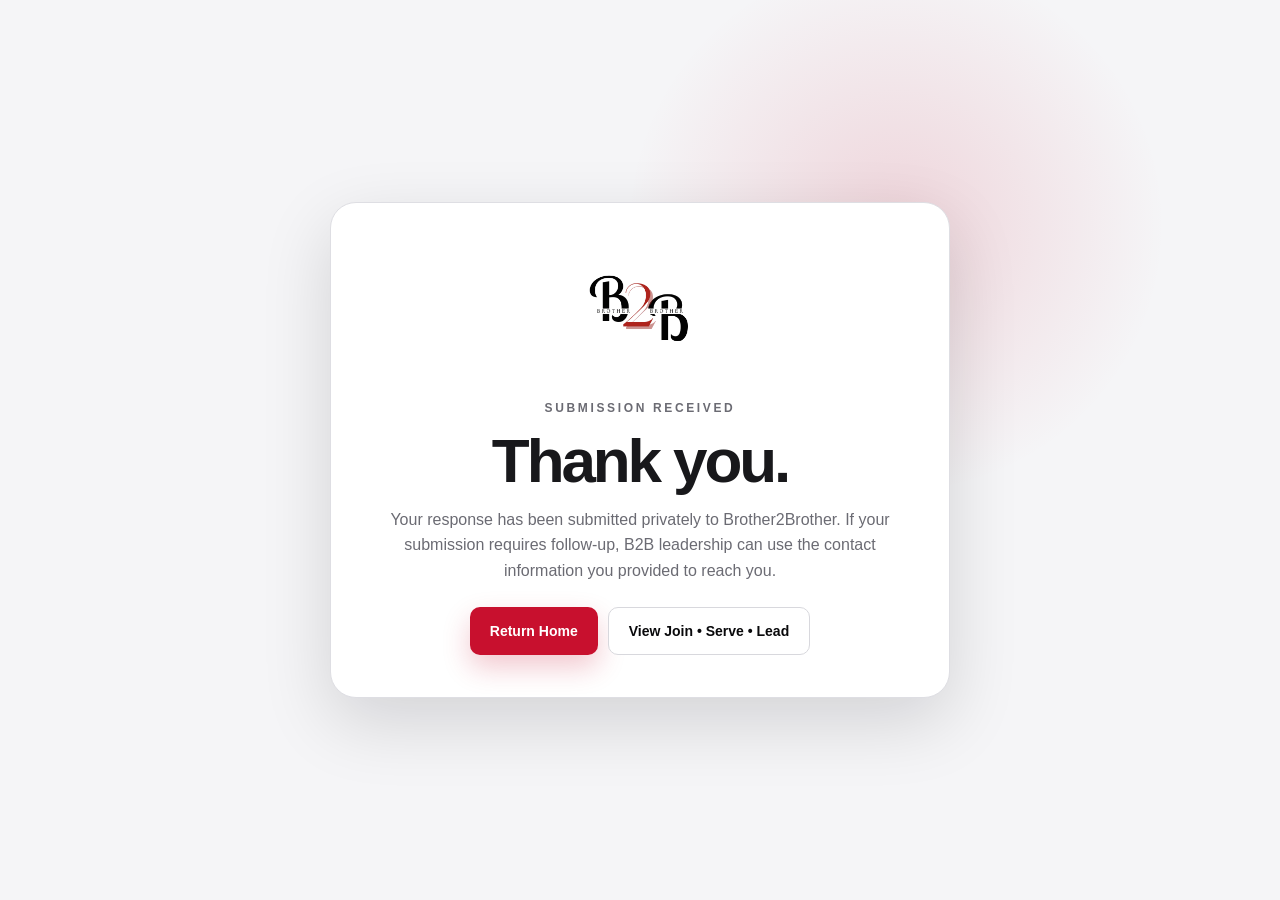
<file: thanks.html>
<!DOCTYPE html>
<html lang="en">
<head>
  <meta charset="UTF-8" />
  <meta name="viewport" content="width=device-width, initial-scale=1.0" />
  <meta name="theme-color" content="#c8102e" />
  <title>Thank You | Brother2Brother at Arkansas State</title>
  <link rel="stylesheet" href="styles.css?v=20260831-1" />
</head>
<body>
  <main class="thanks-page">
    <section class="thanks-card">
      <img src="assets/b2b-logo.png?v=20260831-1" alt="Brother2Brother logo" />
      <p class="eyebrow">Submission Received</p>
      <h1>Thank you.</h1>
      <p>Your response has been submitted privately to Brother2Brother. If your submission requires follow-up, B2B leadership can use the contact information you provided to reach you.</p>
      <div class="thanks-actions">
        <a class="btn btn-primary" href="/">Return Home</a>
        <a class="btn btn-secondary" href="/#pathways">View Join • Serve • Lead</a>
      </div>
    </section>
  </main>
</body>
</html>
</file>
<file: styles.css>
:root {
  --red: #c8102e;
  --red-dark: #98051f;
  --red-light: #ee3652;
  --black: #09090b;
  --ink: #18181b;
  --muted: #6b6b73;
  --soft: #f3f3f5;
  --white: #ffffff;
  --line: #dedee3;
  --max: 1180px;
  --shadow: 0 24px 70px rgba(10, 10, 12, 0.14);
}

* { box-sizing: border-box; }
html { scroll-behavior: smooth; }
body {
  margin: 0;
  color: var(--ink);
  background: var(--white);
  font-family: Inter, ui-sans-serif, -apple-system, BlinkMacSystemFont, "Segoe UI", Roboto, Arial, sans-serif;
  line-height: 1.6;
  -webkit-font-smoothing: antialiased;
}
img { display: block; max-width: 100%; }
a { color: inherit; text-decoration: none; }
button, a { -webkit-tap-highlight-color: transparent; }
.container { width: min(var(--max), calc(100% - 40px)); margin: 0 auto; }
.skip-link { position: fixed; left: 16px; top: -60px; z-index: 9999; background: #fff; padding: 10px 14px; border-radius: 8px; box-shadow: var(--shadow); }
.skip-link:focus { top: 16px; }

.site-header {
  position: sticky;
  top: 0;
  z-index: 1000;
  background: rgba(255,255,255,.92);
  backdrop-filter: blur(18px);
  border-bottom: 1px solid rgba(0,0,0,.07);
}
.nav-wrap { min-height: 78px; display: flex; align-items: center; justify-content: space-between; gap: 24px; }
.brand { display: inline-flex; align-items: center; gap: 10px; font-weight: 800; text-transform: uppercase; letter-spacing: .09em; font-size: 12px; }
.brand img { width: 68px; height: 50px; object-fit: contain; }
.brand span { border-left: 1px solid var(--line); padding-left: 12px; }
.site-nav { display: flex; align-items: center; gap: 21px; font-size: 14px; font-weight: 750; }
.site-nav a:not(.nav-cta) { position: relative; }
.site-nav a:not(.nav-cta)::after { content: ""; position: absolute; left: 0; bottom: -7px; width: 0; height: 2px; background: var(--red); transition: width .22s ease; }
.site-nav a:not(.nav-cta):hover::after { width: 100%; }
.nav-cta { background: var(--red); color: #fff; padding: 11px 17px; border-radius: 999px; }
.nav-cta:hover { background: var(--red-dark); }
.menu-toggle { display: none; width: 44px; height: 44px; border: 0; background: transparent; padding: 10px; cursor: pointer; }
.menu-toggle span { display: block; height: 2px; background: var(--black); margin: 6px 0; transition: .2s ease; }

.hero {
  min-height: 700px;
  position: relative;
  overflow: hidden;
  background:
    radial-gradient(circle at 72% 28%, rgba(200,16,46,.12), transparent 22%),
    linear-gradient(135deg, #fafafa 0%, #f5f5f7 65%, #ededf0 100%);
}
.hero-grid { position: absolute; inset: 0; opacity: .33; background-image: linear-gradient(rgba(0,0,0,.055) 1px, transparent 1px), linear-gradient(90deg, rgba(0,0,0,.055) 1px, transparent 1px); background-size: 44px 44px; mask-image: linear-gradient(to bottom, #000 0%, transparent 85%); }
.hero::after { content: "A-STATE"; position: absolute; right: -18px; bottom: -95px; font-size: clamp(130px, 21vw, 330px); line-height: .8; font-weight: 950; letter-spacing: -.07em; color: rgba(0,0,0,.035); pointer-events: none; }
.hero-mark { position: absolute; width: 430px; height: 72px; background: var(--red); transform: rotate(-14deg); opacity: .95; }
.hero-mark-one { right: -150px; top: 80px; }
.hero-mark-two { left: -300px; bottom: 60px; background: var(--black); opacity: .08; }
.hero-content { position: relative; z-index: 2; min-height: 700px; display: grid; grid-template-columns: 1.2fr .8fr; align-items: center; gap: 60px; padding: 90px 0; }
.eyebrow { margin: 0 0 14px; font-size: 12px; font-weight: 900; text-transform: uppercase; letter-spacing: .22em; color: var(--red); }
.hero h1, .section h2 { margin: 0; letter-spacing: -.045em; line-height: .95; }
.hero h1 { font-size: clamp(56px, 6.2vw, 92px); text-transform: uppercase; font-weight: 950; max-width: 100%; }
.hero h1 span { color: var(--red); }
.hero-lead { max-width: 640px; font-size: 19px; color: #515158; margin: 26px 0 30px; }
.hero-actions, .callout-actions { display: flex; flex-wrap: wrap; gap: 12px; }
.btn { display: inline-flex; align-items: center; justify-content: center; min-height: 48px; padding: 0 20px; border-radius: 10px; font-size: 14px; font-weight: 850; transition: transform .2s ease, box-shadow .2s ease, background .2s ease; }
.btn:hover { transform: translateY(-2px); }
.btn-primary { color: #fff; background: var(--red); box-shadow: 0 12px 28px rgba(200,16,46,.23); }
.btn-primary:hover { background: var(--red-dark); }
.btn-secondary { color: var(--black); background: #fff; border: 1px solid #d8d8dd; }
.btn-secondary:hover { box-shadow: 0 12px 28px rgba(0,0,0,.08); }
.btn-dark { background: var(--black); color: #fff; }
.hero-mini { margin-top: 30px; display: flex; gap: 14px; flex-wrap: wrap; }
.hero-mini span { font-size: 12px; font-weight: 800; text-transform: uppercase; letter-spacing: .08em; color: #5f5f66; }
.hero-mini span:not(:last-child)::after { content: "•"; margin-left: 14px; color: var(--red); }

.hero-card { justify-self: end; width: min(410px, 100%); min-height: 480px; background: #fff; border: 1px solid rgba(0,0,0,.08); border-radius: 28px; box-shadow: var(--shadow); padding: 30px; display: flex; flex-direction: column; align-items: center; justify-content: center; position: relative; overflow: hidden; }
.hero-card::before { content: ""; position: absolute; top: -90px; right: -55px; width: 220px; height: 220px; border: 48px solid rgba(200,16,46,.08); border-radius: 50%; }
.hero-card::after { content: ""; position: absolute; left: 0; right: 0; bottom: 0; height: 11px; background: linear-gradient(90deg, var(--black) 0 26%, var(--red) 26% 76%, var(--black) 76%); }
.hero-card img { width: 92%; max-width: 340px; position: relative; z-index: 2; }
.hero-card-top { position: absolute; left: 26px; top: 22px; color: var(--red); font-size: 12px; font-weight: 900; letter-spacing: .25em; }
.hero-card-bottom { width: calc(100% - 52px); position: absolute; left: 26px; bottom: 30px; display: flex; justify-content: space-between; align-items: end; border-top: 1px solid var(--line); padding-top: 14px; }
.hero-card-bottom span { font-size: 10px; letter-spacing: .16em; color: var(--muted); font-weight: 850; }
.hero-card-bottom strong { font-size: 14px; letter-spacing: .15em; }

.announcement { background: var(--black); color: #fff; }
.announcement-inner { min-height: 58px; display: flex; align-items: center; gap: 12px; font-size: 13px; }
.announcement-inner strong { color: #fff; }
.announcement-inner span:not(.pulse-dot) { color: #d1d1d5; }
.announcement-inner a { margin-left: auto; color: #fff; font-weight: 800; }
.pulse-dot { width: 9px; height: 9px; border-radius: 50%; background: var(--red-light); box-shadow: 0 0 0 0 rgba(238,54,82,.5); animation: pulse 2s infinite; }
@keyframes pulse { 0% { box-shadow: 0 0 0 0 rgba(238,54,82,.5); } 70% { box-shadow: 0 0 0 9px rgba(238,54,82,0); } 100% { box-shadow: 0 0 0 0 rgba(238,54,82,0); } }

.section { padding: 108px 0; }
.section h2 { font-size: clamp(42px, 5vw, 68px); font-weight: 950; }
.section-copy > p:not(.eyebrow) { color: var(--muted); max-width: 650px; font-size: 17px; }
.two-col { display: grid; grid-template-columns: 1fr 1fr; gap: 90px; align-items: start; }
.text-link { display: inline-flex; gap: 10px; margin-top: 10px; color: var(--red); font-weight: 900; }
.text-link span { transition: transform .2s ease; }
.text-link:hover span { transform: translateX(4px); }
.pillars { display: grid; gap: 14px; }
.pillar-card { border: 1px solid var(--line); padding: 28px; border-radius: 18px; position: relative; overflow: hidden; transition: transform .2s ease, box-shadow .2s ease; }
.pillar-card:hover { transform: translateY(-3px); box-shadow: 0 16px 35px rgba(0,0,0,.07); }
.pillar-card.featured { background: var(--red); color: #fff; border-color: var(--red); }
.pillar-card h3 { font-size: 24px; margin: 4px 0 4px; }
.pillar-card p { margin: 0; color: var(--muted); }
.pillar-card.featured p { color: #ffdbe2; }
.pillar-number { font-size: 12px; font-weight: 900; letter-spacing: .15em; color: var(--red); }
.featured .pillar-number { color: #fff; }

.events { background: #f6f6f7; }
.section-heading { display: flex; justify-content: space-between; align-items: end; gap: 30px; margin-bottom: 44px; }
.section-heading > p { width: min(450px, 100%); color: var(--muted); margin: 0; }
.events-grid { display: grid; grid-template-columns: repeat(2, 1fr); gap: 18px; }
.event-card { display: grid; grid-template-columns: 94px 1fr; gap: 24px; background: #fff; border: 1px solid #e3e3e6; border-radius: 18px; padding: 24px; transition: transform .2s ease, box-shadow .2s ease, border-color .2s ease; }
.event-card:hover { transform: translateY(-4px); border-color: rgba(200,16,46,.28); box-shadow: 0 18px 40px rgba(0,0,0,.07); }
.event-date { align-self: start; min-height: 92px; border-radius: 14px; background: var(--black); color: #fff; display: flex; flex-direction: column; align-items: center; justify-content: center; }
.event-date strong { font-size: 32px; line-height: 1; }
.event-date span { margin-top: 5px; color: #ff6680; font-size: 11px; font-weight: 900; letter-spacing: .14em; }
.tag { display: inline-block; margin-bottom: 5px; color: var(--red); font-size: 10px; text-transform: uppercase; letter-spacing: .16em; font-weight: 900; }
.event-details h3 { font-size: 23px; margin: 2px 0 6px; line-height: 1.2; }
.event-details > p { margin: 0; color: var(--muted); font-size: 14px; }
.event-meta { display: flex; flex-wrap: wrap; gap: 8px 16px; margin: 14px 0 0; padding: 0; list-style: none; font-size: 12px; font-weight: 800; color: #414147; }
.event-meta li::before { content: "•"; color: var(--red); margin-right: 7px; }

.leadership { background: #fff; }
.leadership-grid { display: grid; grid-template-columns: repeat(4, 1fr); gap: 16px; }
.leader-card { min-height: 180px; border: 1px solid var(--line); border-radius: 16px; padding: 24px; display: flex; flex-direction: column; justify-content: flex-end; background: linear-gradient(145deg, #fff, #fafafa); position: relative; overflow: hidden; }
.leader-card::before { content: ""; position: absolute; left: 0; top: 0; width: 5px; height: 100%; background: var(--red); transform: scaleY(.18); transform-origin: top; transition: transform .22s ease; }
.leader-card:hover::before { transform: scaleY(1); }
.leader-card span { font-size: 10px; font-weight: 900; text-transform: uppercase; letter-spacing: .16em; color: var(--red); }
.leader-card h3 { margin: 6px 0 2px; font-size: 20px; line-height: 1.15; }
.leader-card p { margin: 0; color: var(--muted); font-size: 12px; }
.leader-card.open-role { background: #fff6f7; border-style: dashed; }
.leader-card.advisor { background: var(--black); color: #fff; border-color: var(--black); }
.leader-card.advisor p { color: #a9a9af; }

.join { background: var(--red); color: #fff; position: relative; overflow: hidden; }
.join::before { content: "B2B"; position: absolute; left: -50px; bottom: -95px; font-size: 300px; line-height: 1; font-weight: 950; color: rgba(255,255,255,.05); letter-spacing: -.1em; }
.join-wrap { position: relative; z-index: 2; display: grid; grid-template-columns: .82fr 1.18fr; gap: 70px; align-items: center; }
.light { color: #ffd6dd; }
.join-copy h2 { color: #fff; }
.join-copy > p:not(.eyebrow) { color: #ffd7de; font-size: 17px; max-width: 560px; }
.join-steps { display: grid; gap: 14px; margin-top: 32px; }
.join-steps > div { display: grid; grid-template-columns: 44px 1fr; align-items: center; gap: 14px; }
.join-steps strong { width: 42px; height: 42px; display: grid; place-items: center; border: 1px solid rgba(255,255,255,.32); border-radius: 50%; }
.join-steps span { color: #ffdfe4; font-size: 13px; }
.join-steps b { color: #fff; font-size: 14px; }
.qr-grid { display: grid; grid-template-columns: repeat(2, 1fr); gap: 16px; }
.qr-card { background: #fff; color: var(--ink); border-radius: 22px; padding: 22px; text-align: center; box-shadow: 0 28px 60px rgba(50,0,8,.22); }
.qr-card img { width: min(230px, 100%); aspect-ratio: 1; object-fit: contain; margin: 10px auto 14px; border-radius: 10px; }
.qr-card h3 { font-size: 17px; margin: 6px 0 16px; }
.qr-label { display: inline-block; margin: 0; padding: 6px 10px; border-radius: 999px; background: #f3f3f5; color: var(--red); text-transform: uppercase; letter-spacing: .14em; font-size: 9px; font-weight: 900; }
.qr-card .btn { width: 100%; font-size: 12px; }


.contact { background: #fff; }
.contact-grid { display: grid; grid-template-columns: repeat(4, 1fr); gap: 16px; }
.contact-card { min-height: 190px; border: 1px solid var(--line); border-radius: 18px; padding: 26px; display: flex; flex-direction: column; justify-content: flex-end; background: linear-gradient(145deg, #fff, #fafafa); position: relative; overflow: hidden; transition: transform .2s ease, box-shadow .2s ease, border-color .2s ease; }
.contact-card::before { content: ""; position: absolute; left: 0; top: 0; width: 100%; height: 5px; background: var(--red); transform: scaleX(.28); transform-origin: left; transition: transform .22s ease; }
.contact-card:hover { transform: translateY(-4px); border-color: rgba(200,16,46,.28); box-shadow: 0 18px 40px rgba(0,0,0,.07); }
.contact-card:hover::before { transform: scaleX(1); }
.contact-role { color: var(--red); font-size: 10px; font-weight: 900; text-transform: uppercase; letter-spacing: .16em; }
.contact-card h3 { margin: 7px 0 10px; font-size: 22px; line-height: 1.15; }
.contact-link { color: #3f3f46; font-weight: 800; font-size: 14px; word-break: break-word; }
.contact-link:hover { color: var(--red); }
.contact-email-card { background: var(--black); color: #fff; border-color: var(--black); }
.contact-email-card .contact-link { color: #fff; }
.contact-email-card .contact-link:hover { color: #ff6680; }

.callout { padding: 82px 0; }
.callout-inner { display: flex; justify-content: space-between; align-items: center; gap: 40px; padding: 40px 44px; background: #f7f7f8; border: 1px solid var(--line); border-radius: 24px; }
.callout-inner h2 { font-size: clamp(38px, 4.2vw, 56px); }
.callout-inner p:not(.eyebrow) { margin-bottom: 0; color: var(--muted); }
.callout-actions { flex-shrink: 0; }

.site-footer { background: var(--black); color: #fff; padding: 56px 0 24px; }
.footer-grid { display: grid; grid-template-columns: 1.3fr .7fr 1fr; gap: 50px; align-items: start; }
.footer-brand img { width: 120px; background: #fff; border-radius: 14px; padding: 6px 10px; }
.footer-brand p, .footer-social p { color: #a7a7ad; font-size: 13px; }
.footer-links { display: grid; gap: 8px; font-size: 14px; font-weight: 750; }
.footer-links a:hover, .footer-social a:hover { color: #ff5b75; }
.footer-social { text-align: right; }
.footer-social a { color: #fff; font-weight: 850; }
.footer-bottom { display: flex; justify-content: space-between; gap: 20px; margin-top: 42px; padding-top: 20px; border-top: 1px solid #242428; color: #85858c; font-size: 11px; }

.reveal { opacity: 0; transform: translateY(16px); transition: opacity .7s ease, transform .7s ease; }
.reveal.is-visible { opacity: 1; transform: translateY(0); }



/* Laptop-width hero spacing: keeps the title and logo card from crowding/overlapping. */
@media (min-width: 981px) and (max-width: 1180px) {
  .hero-content {
    grid-template-columns: 1.18fr .82fr;
    gap: 42px;
  }

  .hero h1 {
    font-size: clamp(54px, 6vw, 72px);
    line-height: .96;
  }

  .hero-card {
    width: min(360px, 100%);
    min-height: 430px;
    padding: 26px;
  }

  .hero-card img {
    width: 84%;
    max-width: 290px;
  }
}

@media (prefers-reduced-motion: reduce) {
  html { scroll-behavior: auto; }
  *, *::before, *::after { animation-duration: .01ms !important; animation-iteration-count: 1 !important; transition-duration: .01ms !important; }
  .reveal { opacity: 1; transform: none; }
}

@media (max-width: 980px) {
  .menu-toggle { display: block; }
  .site-nav { position: absolute; left: 20px; right: 20px; top: 70px; display: none; flex-direction: column; align-items: stretch; gap: 8px; background: #fff; border: 1px solid var(--line); border-radius: 16px; padding: 16px; box-shadow: var(--shadow); }
  .site-nav.open { display: flex; }
  .site-nav a { padding: 9px 8px; }
  .nav-cta { text-align: center; }
  .hero-content, .two-col, .join-wrap { grid-template-columns: 1fr; }
  .hero-content { gap: 36px; padding-top: 70px; }
  .hero-card { justify-self: start; min-height: 400px; }
  .two-col { gap: 50px; }
  .leadership-grid, .contact-grid { grid-template-columns: repeat(2, 1fr); }
  .join-wrap { gap: 42px; }
  .footer-grid { grid-template-columns: 1fr 1fr; }
  .footer-social { text-align: left; grid-column: 1 / -1; }
}

@media (max-width: 720px) {
  .container { width: min(100% - 28px, var(--max)); }
  .brand span { display: none; }
  .hero { min-height: auto; }
  .hero-content { min-height: auto; padding: 64px 0; }
  .hero h1 { font-size: clamp(48px, 15vw, 74px); }
  .hero-card { min-height: 340px; width: 100%; }
  .hero-card img { max-width: 260px; }
  .announcement-inner { align-items: flex-start; padding: 12px 0; flex-wrap: wrap; }
  .announcement-inner a { margin-left: 21px; }
  .section { padding: 76px 0; }
  .section-heading { align-items: start; flex-direction: column; }
  .events-grid, .qr-grid { grid-template-columns: 1fr; }
  .event-card { grid-template-columns: 78px 1fr; padding: 18px; gap: 18px; }
  .event-date { min-height: 80px; }
  .leadership-grid, .contact-grid { grid-template-columns: 1fr; }
  .qr-card img { width: min(260px, 85%); }
  .callout-inner { flex-direction: column; align-items: flex-start; padding: 30px; }
  .footer-grid { grid-template-columns: 1fr; gap: 28px; }
  .footer-social { grid-column: auto; }
  .footer-bottom { flex-direction: column; }
}

/* History */
.history { background: var(--black); color: #fff; position: relative; overflow: hidden; }
.history::after { content: "2004"; position: absolute; right: -35px; bottom: -92px; font-size: 250px; line-height: 1; font-weight: 950; letter-spacing: -.08em; color: rgba(255,255,255,.035); }
.history-grid { position: relative; z-index: 2; display: grid; grid-template-columns: .9fr 1.1fr; gap: 70px; align-items: center; }
.history-intro h2 { color: #fff; }
.history-intro > p:not(.eyebrow) { color: #c5c5ca; font-size: 16px; max-width: 650px; }
.history-cards { display: grid; gap: 14px; }
.history-card { border: 1px solid #2a2a2f; border-radius: 18px; padding: 26px; background: #151518; }
.history-card-red { background: var(--red); border-color: var(--red); }
.history-card > span { display: block; margin-bottom: 9px; font-size: 10px; font-weight: 900; text-transform: uppercase; letter-spacing: .17em; color: #ff6b83; }
.history-card-red > span { color: #ffdce2; }
.history-card blockquote { margin: 0; font-size: clamp(26px, 3vw, 38px); line-height: 1.05; font-weight: 900; letter-spacing: -.03em; }
.history-card p { margin: 0; color: #bcbcc2; }
.history-card-red p { color: #fff; }

/* Join three-card layout */
.join-wrap { grid-template-columns: .72fr 1.28fr; }
.qr-grid-three { grid-template-columns: repeat(3, minmax(0, 1fr)); }
.qr-grid-three .qr-card { padding: 18px; }
.qr-grid-three .qr-card img { width: min(190px, 100%); }

/* Gallery */
.gallery { background: #f6f6f7; }
.gallery-placeholder { min-height: 260px; display: grid; grid-template-columns: 170px 1fr auto; gap: 30px; align-items: center; padding: 34px; border: 1px dashed #cfcfd4; border-radius: 24px; background: #fff; overflow: hidden; position: relative; }
.gallery-mark { width: 150px; height: 150px; border-radius: 24px; display: grid; place-items: center; background: var(--black); color: #fff; font-size: 54px; font-weight: 950; letter-spacing: -.08em; box-shadow: inset 0 -8px 0 var(--red); }
.gallery-placeholder span { color: var(--red); text-transform: uppercase; letter-spacing: .15em; font-size: 10px; font-weight: 900; }
.gallery-placeholder h3 { margin: 6px 0 7px; font-size: 30px; }
.gallery-placeholder p { margin: 0; color: var(--muted); }

@media (max-width: 1100px) {
  .qr-grid-three { grid-template-columns: repeat(2, 1fr); }
  .qr-grid-three .dues-card { grid-column: 1 / -1; }
}

@media (max-width: 980px) {
  .history-grid { grid-template-columns: 1fr; gap: 40px; }
  .join-wrap { grid-template-columns: 1fr; }
  .gallery-placeholder { grid-template-columns: 130px 1fr; }
  .gallery-mark { width: 120px; height: 120px; }
  .gallery-placeholder .btn { grid-column: 1 / -1; justify-self: start; }
}

@media (max-width: 720px) {
  .qr-grid-three { grid-template-columns: 1fr; }
  .qr-grid-three .dues-card { grid-column: auto; }
  .gallery-placeholder { grid-template-columns: 1fr; }
  .gallery-mark { width: 100%; height: 110px; }
}


/* Current membership */
.membership { background: #fff; }
.membership-wrap { display: grid; grid-template-columns: .82fr 1.18fr; gap: 72px; align-items: center; }
.membership-copy > p:not(.eyebrow) { color: var(--muted); font-size: 17px; max-width: 600px; }
.membership-actions { display: flex; flex-wrap: wrap; gap: 12px; margin-top: 28px; }
.membership-process { background: #f7f7f8; border: 1px solid var(--line); border-radius: 24px; padding: 30px; }
.process-kicker { margin: 0 0 16px; color: var(--red); font-size: 10px; font-weight: 900; text-transform: uppercase; letter-spacing: .18em; }
.process-step { display: grid; grid-template-columns: 54px 1fr; gap: 20px; padding: 22px 0; border-top: 1px solid #ddddE2; }
.process-step:first-of-type { border-top: 0; }
.process-step > span { width: 48px; height: 48px; display: grid; place-items: center; border-radius: 14px; background: var(--black); color: #fff; font-weight: 950; font-size: 12px; letter-spacing: .08em; }
.process-step h3 { margin: 0 0 5px; font-size: 23px; }
.process-step p { margin: 0; color: var(--muted); font-size: 14px; }
.process-step p a, .process-link { color: var(--red); font-weight: 850; }
.process-link { display: inline-flex; margin-top: 10px; font-size: 13px; }

/* FAQ */
.faq { background: #f6f6f7; }
.faq-wrap { display: grid; grid-template-columns: .7fr 1.3fr; gap: 70px; align-items: start; }
.faq-intro { position: sticky; top: 112px; }
.faq-intro > p:not(.eyebrow) { color: var(--muted); font-size: 16px; max-width: 430px; margin-bottom: 24px; }
.faq-list { display: grid; gap: 12px; }
.faq-list details { background: #fff; border: 1px solid var(--line); border-radius: 16px; padding: 0 22px; overflow: hidden; }
.faq-list details[open] { border-color: rgba(200,16,46,.28); box-shadow: 0 14px 34px rgba(0,0,0,.05); }
.faq-list summary { position: relative; cursor: pointer; list-style: none; padding: 22px 40px 22px 0; font-weight: 900; font-size: 17px; }
.faq-list summary::-webkit-details-marker { display: none; }
.faq-list summary::after { content: "+"; position: absolute; right: 0; top: 17px; color: var(--red); font-size: 26px; font-weight: 500; line-height: 1; }
.faq-list details[open] summary::after { content: "–"; }
.faq-list details p { margin: -4px 0 22px; color: var(--muted); }
.faq-list details p a { color: var(--red); font-weight: 850; }

@media (max-width: 1080px) {
  .site-nav { gap: 14px; font-size: 13px; }
}
@media (max-width: 980px) {
  .membership-wrap, .faq-wrap { grid-template-columns: 1fr; gap: 42px; }
  .faq-intro { position: static; }
}
@media (max-width: 720px) {
  .membership-process { padding: 22px; }
  .process-step { grid-template-columns: 46px 1fr; gap: 15px; }
  .process-step > span { width: 42px; height: 42px; }
  .faq-list details { padding: 0 18px; }
}


/* Founders */
.founders-showcase { grid-column: 1 / -1; margin-top: 14px; padding-top: 8px; }
.founders-heading { display: flex; justify-content: space-between; align-items: end; gap: 24px; margin-bottom: 26px; }
.founders-heading .eyebrow { margin-bottom: 10px; }
.founders-heading h3 { margin: 0; color: #fff; font-size: clamp(24px, 2.4vw, 34px); line-height: 1.15; max-width: 760px; letter-spacing: -.03em; }
.founders-grid { display: grid; grid-template-columns: repeat(3, minmax(0, 1fr)); gap: 18px; }
.founder-card { position: relative; overflow: hidden; border-radius: 24px; border: 1px solid #2a2a2f; background: linear-gradient(180deg, rgba(255,255,255,.04), rgba(255,255,255,.015)); min-height: 400px; display: flex; flex-direction: column; justify-content: end; }
.founder-card::before { content: ""; position: absolute; inset: 0; background: linear-gradient(to top, rgba(9,9,11,.95) 14%, rgba(9,9,11,.55) 46%, rgba(9,9,11,.1) 72%); z-index: 1; }
.founder-card::after { content: ""; position: absolute; left: 22px; right: 22px; bottom: 0; height: 5px; border-radius: 999px 999px 0 0; background: linear-gradient(90deg, rgba(255,255,255,.18) 0%, var(--red) 52%, rgba(255,255,255,.18) 100%); z-index: 2; }
.founder-image-wrap { position: absolute; inset: 0; }
.founder-image { width: 100%; height: 100%; object-fit: cover; filter: grayscale(1) contrast(1.08) brightness(.84); transform: scale(1.03); }
.founder-card:hover .founder-image { filter: grayscale(.2) contrast(1.03) brightness(.92); transform: scale(1.06); transition: transform .35s ease, filter .35s ease; }
.founder-copy { position: relative; z-index: 3; padding: 26px 24px 24px; }
.founder-copy span { display: inline-block; margin-bottom: 8px; font-size: 10px; font-weight: 900; text-transform: uppercase; letter-spacing: .16em; color: #ff6b83; }
.founder-copy h4 { margin: 0; color: #fff; font-size: 24px; line-height: 1.12; letter-spacing: -.03em; }

@media (max-width: 980px) {
  .founders-heading { flex-direction: column; align-items: start; }
  .founders-grid { grid-template-columns: repeat(2, minmax(0, 1fr)); }
}

@media (max-width: 720px) {
  .founders-grid { grid-template-columns: 1fr; }
  .founder-card { min-height: 350px; }
  .founder-copy h4 { font-size: 22px; }
}


/* Mobile viewport / overflow fixes */
html,
body {
  width: 100%;
  max-width: 100%;
  overflow-x: hidden;
}

body {
  position: relative;
}

.site-header,
main,
section,
footer {
  max-width: 100%;
}

.container,
.nav-wrap,
.hero-content,
.two-col,
.history-grid,
.membership-wrap,
.section-heading,
.events-grid,
.leadership-grid,
.join-wrap,
.qr-grid,
.founders-grid,
.faq-wrap,
.contact-grid,
.footer-grid {
  min-width: 0;
}

.container > *,
.hero-copy,
.hero-card,
.section-copy,
.history-intro,
.history-cards,
.membership-copy,
.membership-process,
.event-details,
.join-copy,
.qr-card,
.faq-intro,
.faq-list,
.footer-grid > * {
  min-width: 0;
}

img,
svg,
video,
canvas,
iframe {
  max-width: 100%;
  height: auto;
}

/* Prevent long handles/links from forcing the page wider than the phone */
.qr-card h3,
.contact-link,
.footer-social a,
.faq-list a,
.process-step a {
  overflow-wrap: anywhere;
  word-break: break-word;
}

@media (max-width: 720px) {
  .nav-wrap {
    min-height: 66px;
  }

  .brand img {
    width: 58px;
    height: 42px;
  }

  .site-nav {
    left: 14px;
    right: 14px;
    top: 62px;
    max-height: calc(100dvh - 78px);
    overflow-y: auto;
    overscroll-behavior: contain;
  }

  .hero-content {
    padding: 52px 0 58px;
    gap: 28px;
  }

  .hero h1 {
    font-size: clamp(40px, 12vw, 56px);
    line-height: .94;
    letter-spacing: -.05em;
    max-width: 100%;
  }

  .hero-lead {
    font-size: 17px;
    line-height: 1.55;
    margin: 22px 0 26px;
  }

  .hero-actions {
    width: 100%;
  }

  .hero-actions .btn {
    flex: 1 1 100%;
    width: 100%;
  }

  .hero-mini {
    gap: 8px 12px;
    margin-top: 24px;
  }

  .hero-mini span {
    font-size: 10px;
  }

  .hero-mini span:not(:last-child)::after {
    margin-left: 10px;
  }

  .hero-card {
    min-height: 310px;
    padding: 22px;
    border-radius: 22px;
  }

  .hero-card img {
    width: min(230px, 82%);
  }

  .hero-card-top {
    left: 20px;
    top: 18px;
  }

  .hero-card-bottom {
    left: 20px;
    bottom: 22px;
    width: calc(100% - 40px);
  }

  .announcement-inner {
    gap: 8px 10px;
  }

  .announcement-inner span:not(.pulse-dot) {
    flex: 1 1 230px;
    min-width: 0;
  }

  .announcement-inner a {
    flex-basis: 100%;
    margin-left: 19px;
  }

  .section h2 {
    font-size: clamp(36px, 10.5vw, 48px);
    line-height: 1;
    overflow-wrap: normal;
  }

  .founder-card,
  .gallery-placeholder,
  .membership-process,
  .faq-list details,
  .contact-card,
  .leader-card,
  .event-card,
  .qr-card,
  .callout-inner {
    max-width: 100%;
  }
}

@media (max-width: 430px) {
  .container {
    width: calc(100% - 24px);
  }

  .hero h1 {
    font-size: clamp(38px, 11.2vw, 48px);
  }

  .eyebrow {
    font-size: 10px;
    letter-spacing: .16em;
  }

  .hero-card {
    min-height: 285px;
  }

  .hero-card img {
    width: min(205px, 78%);
  }

  .section {
    padding: 64px 0;
  }

  .event-card {
    grid-template-columns: 66px minmax(0, 1fr);
    gap: 14px;
    padding: 16px;
  }

  .event-date {
    min-height: 70px;
  }

  .event-date strong {
    font-size: 27px;
  }

  .process-step {
    grid-template-columns: 40px minmax(0, 1fr);
    gap: 12px;
  }

  .process-step > span {
    width: 38px;
    height: 38px;
  }

  .callout-inner {
    padding: 24px;
  }
}

@media (max-width: 350px) {
  .hero h1 {
    font-size: 36px;
  }

  .section h2 {
    font-size: 34px;
  }

  .event-card {
    grid-template-columns: 1fr;
  }

  .event-date {
    width: 70px;
  }
}


/* Tony Thomas portrait framing adjustment */
.founder-image-tony {
  object-position: center 28%;
}


/* Clickable bios */
.bio-trigger {
  appearance: none;
  border: 0;
  padding: 0;
  margin: 0;
  background: transparent;
  color: inherit;
  font: inherit;
  font-weight: inherit;
  line-height: inherit;
  letter-spacing: inherit;
  text-align: left;
  cursor: pointer;
}
.bio-trigger:hover,
.bio-trigger:focus-visible {
  color: #ff6b83;
}
.bio-trigger:focus-visible {
  outline: 2px solid #ff6b83;
  outline-offset: 4px;
  border-radius: 4px;
}
.bio-hint {
  display: inline-block;
  margin-top: 7px;
  color: #a7a7ad !important;
  font-size: 9px !important;
  letter-spacing: .14em !important;
}
.leader-bio-trigger:hover,
.leader-bio-trigger:focus-visible {
  color: var(--red);
}
.leader-bio-hint {
  margin-top: 8px;
  color: #8b8b92;
  font-size: 10px;
  font-weight: 700;
}

/* Biography modal */
.bio-modal {
  position: fixed;
  inset: 0;
  z-index: 3000;
  display: none;
  align-items: center;
  justify-content: center;
  padding: 24px;
}
.bio-modal.is-open {
  display: flex;
}
.bio-modal-backdrop {
  position: absolute;
  inset: 0;
  background: rgba(5, 5, 7, .76);
  backdrop-filter: blur(8px);
}
.bio-modal-panel {
  position: relative;
  z-index: 1;
  width: min(600px, 100%);
  max-height: min(680px, calc(100vh - 48px));
  overflow-y: auto;
  border-radius: 24px;
  background: #fff;
  color: var(--ink);
  padding: 38px;
  box-shadow: 0 30px 90px rgba(0,0,0,.35);
  border-top: 6px solid var(--red);
}
.bio-modal-panel::after {
  content: "B2B";
  position: absolute;
  right: 24px;
  bottom: 0;
  color: rgba(0,0,0,.035);
  font-size: 92px;
  line-height: .8;
  font-weight: 950;
  letter-spacing: -.08em;
  pointer-events: none;
}
.bio-modal-close {
  position: absolute;
  right: 18px;
  top: 16px;
  width: 40px;
  height: 40px;
  border: 1px solid var(--line);
  border-radius: 50%;
  background: #fff;
  color: var(--black);
  font-size: 26px;
  line-height: 1;
  cursor: pointer;
}
.bio-modal-close:hover {
  background: var(--soft);
}
.bio-modal-role {
  margin: 0 50px 8px 0;
  color: var(--red);
  text-transform: uppercase;
  letter-spacing: .16em;
  font-size: 10px;
  font-weight: 900;
}
.bio-modal-panel h2 {
  margin: 0 50px 18px 0;
  font-size: clamp(30px, 5vw, 46px);
  line-height: 1;
  letter-spacing: -.04em;
}
.bio-modal-text {
  position: relative;
  z-index: 2;
  margin: 0;
  color: #55555c;
  font-size: 16px;
  line-height: 1.75;
}
body.bio-modal-open {
  overflow: hidden;
}

@media (max-width: 560px) {
  .bio-modal {
    padding: 14px;
    align-items: flex-end;
  }
  .bio-modal-panel {
    width: 100%;
    max-height: 82vh;
    padding: 30px 24px 28px;
    border-radius: 22px 22px 16px 16px;
  }
  .bio-modal-panel h2 {
    margin-right: 42px;
    font-size: 34px;
  }
  .bio-modal-panel::after {
    font-size: 70px;
  }
}


/* Ideas, applications, and forms */
.ideas { background: #f6f6f7; }
.ideas-wrap, .application-wrap { display: grid; grid-template-columns: .82fr 1.18fr; gap: 68px; align-items: start; }
.ideas-copy { position: sticky; top: 112px; }
.ideas-copy > p:not(.eyebrow), .application-intro > p:not(.eyebrow) { color: var(--muted); font-size: 16px; max-width: 600px; }
.ideas-notice { margin-top: 26px; padding: 20px; border-left: 4px solid var(--red); background: #fff; border-radius: 0 14px 14px 0; box-shadow: 0 10px 30px rgba(0,0,0,.04); }
.ideas-notice strong { display: block; margin-bottom: 4px; }
.ideas-notice span { color: var(--muted); font-size: 13px; }

.site-form { width: 100%; min-width: 0; background: #fff; border: 1px solid var(--line); border-radius: 24px; padding: 30px; box-shadow: 0 20px 55px rgba(0,0,0,.07); }
.form-heading { margin-bottom: 24px; }
.form-heading > span { color: var(--red); font-size: 10px; font-weight: 900; text-transform: uppercase; letter-spacing: .18em; }
.form-heading h3 { margin: 6px 0 0; font-size: clamp(26px, 3vw, 38px); line-height: 1.08; letter-spacing: -.035em; }
.form-label { display: grid; gap: 8px; margin-bottom: 18px; color: #35353b; font-size: 12px; font-weight: 850; letter-spacing: .02em; }
.form-label input, .form-label textarea, .form-label select { width: 100%; min-width: 0; border: 1px solid #d5d5da; border-radius: 12px; background: #fff; color: var(--ink); padding: 13px 14px; font: inherit; font-size: 14px; font-weight: 500; outline: none; transition: border-color .2s ease, box-shadow .2s ease; }
.form-label textarea { resize: vertical; min-height: 120px; }
.form-label input:focus, .form-label textarea:focus, .form-label select:focus { border-color: var(--red); box-shadow: 0 0 0 3px rgba(200,16,46,.1); }
.form-grid-two { display: grid; grid-template-columns: repeat(2, minmax(0, 1fr)); gap: 0 16px; }
.form-fieldset { margin: 0 0 20px; padding: 0; border: 0; min-width: 0; }
.form-fieldset legend { margin-bottom: 10px; color: #35353b; font-size: 12px; font-weight: 900; }
.form-fieldset legend span { color: var(--muted); font-weight: 600; }
.choice-grid { display: grid; grid-template-columns: repeat(2, minmax(0, 1fr)); gap: 9px; }
.choice-grid-two { grid-template-columns: repeat(2, minmax(0, 1fr)); }
.choice-grid label { display: flex; align-items: center; gap: 9px; min-width: 0; padding: 12px 13px; border: 1px solid #dfdfe3; border-radius: 11px; background: #fafafa; color: #45454b; font-size: 12px; font-weight: 750; cursor: pointer; }
.choice-grid label:has(input:checked) { border-color: rgba(200,16,46,.55); background: #fff5f7; color: var(--red-dark); }
.choice-grid input, .agreement-check input { accent-color: var(--red); flex: 0 0 auto; }
.optional-contact[hidden] { display: none; }
.form-submit { width: 100%; border: 0; cursor: pointer; margin-top: 4px; }
.form-privacy { margin: 12px 0 0; text-align: center; color: var(--muted); font-size: 10px; }
.form-honeypot { position: absolute !important; overflow: hidden !important; clip: rect(0 0 0 0) !important; height: 1px !important; width: 1px !important; margin: -1px !important; padding: 0 !important; border: 0 !important; }
.agreement-check { display: flex; align-items: flex-start; gap: 10px; margin: 4px 0 20px; color: #55555c; font-size: 12px; line-height: 1.5; }

.applications { background: #fff; }
.application-intro { position: sticky; top: 112px; }
.open-roles-box { margin-top: 28px; padding: 22px; border-radius: 18px; background: var(--black); color: #fff; }
.open-roles-box > span { display: block; margin-bottom: 13px; color: #ff6b83; text-transform: uppercase; letter-spacing: .16em; font-size: 10px; font-weight: 900; }
.open-roles-box > div { display: grid; gap: 2px; padding: 13px 0; border-top: 1px solid #29292d; }
.open-roles-box > div:first-of-type { border-top: 0; }
.open-roles-box strong { font-size: 16px; }
.open-roles-box small { color: #a9a9af; }
.leader-apply-link { display: inline-flex; margin-top: 10px; color: var(--red); font-size: 11px; font-weight: 900; }
.leader-card.open-role .leader-apply-link:hover { text-decoration: underline; }

/* Encouragement */
.encouragement { background: #f6f6f7; }
.encouragement-grid { display: grid; grid-template-columns: repeat(2, minmax(0, 1fr)); gap: 18px; }
.encouragement-card { min-height: 250px; display: flex; flex-direction: column; justify-content: flex-end; padding: 30px; border: 1px solid var(--line); border-radius: 22px; background: #fff; position: relative; overflow: hidden; }
.encouragement-card::before { content: ""; position: absolute; width: 160px; height: 160px; right: -60px; top: -60px; border: 28px solid rgba(200,16,46,.08); border-radius: 50%; }
.encouragement-card > span { color: var(--red); text-transform: uppercase; letter-spacing: .15em; font-size: 10px; font-weight: 900; }
.encouragement-card h3 { margin: 7px 0 7px; font-size: 30px; line-height: 1; }
.encouragement-card p { margin: 0; max-width: 620px; color: var(--muted); }
.encouragement-card-dark { background: var(--black); color: #fff; border-color: var(--black); }
.encouragement-card-dark p { color: #b7b7bd; }
.encouragement-card-dark::before { border-color: rgba(255,255,255,.07); }

/* Thank-you page */
.thanks-page { min-height: 100vh; display: grid; place-items: center; padding: 28px; background: radial-gradient(circle at 70% 25%, rgba(200,16,46,.14), transparent 24%), #f5f5f7; }
.thanks-card { width: min(620px, 100%); padding: 42px; border-radius: 26px; background: #fff; border: 1px solid var(--line); box-shadow: var(--shadow); text-align: center; }
.thanks-card img { width: 130px; margin: 0 auto 24px; }
.thanks-card h1 { margin: 0 0 12px; font-size: clamp(38px, 7vw, 62px); line-height: .95; letter-spacing: -.05em; }
.thanks-card p { color: var(--muted); }
.thanks-actions { display: flex; flex-wrap: wrap; justify-content: center; gap: 10px; margin-top: 24px; }

@media (max-width: 980px) {
  .ideas-wrap, .application-wrap { grid-template-columns: 1fr; gap: 38px; }
  .ideas-copy, .application-intro { position: static; }
}
@media (max-width: 720px) {
  .site-form { padding: 22px; border-radius: 18px; }
  .form-grid-two, .choice-grid, .choice-grid-two, .encouragement-grid { grid-template-columns: 1fr; }
  .choice-grid label { padding: 12px; }
  .thanks-card { padding: 32px 22px; }
}


/* Version 9: Join / Serve / Lead systems */
.pathways {
  background: #f6f6f7;
}
.pathways-grid {
  display: grid;
  grid-template-columns: repeat(3, minmax(0, 1fr));
  gap: 18px;
}
.pathway-card {
  min-width: 0;
  min-height: 330px;
  padding: 30px;
  border-radius: 24px;
  border: 1px solid var(--line);
  background: #fff;
  display: flex;
  flex-direction: column;
  transition: transform .22s ease, box-shadow .22s ease, border-color .22s ease;
  overflow: hidden;
  position: relative;
}
.pathway-card:hover {
  transform: translateY(-5px);
  box-shadow: 0 22px 52px rgba(0,0,0,.09);
}
.pathway-card::after {
  content: "";
  position: absolute;
  width: 150px;
  height: 150px;
  right: -60px;
  top: -60px;
  border: 28px solid rgba(200,16,46,.07);
  border-radius: 50%;
}
.pathway-number {
  font-size: 11px;
  font-weight: 950;
  letter-spacing: .18em;
  color: var(--red);
}
.pathway-label {
  margin: auto 0 8px;
  color: var(--red);
  text-transform: uppercase;
  letter-spacing: .16em;
  font-size: 10px;
  font-weight: 900;
}
.pathway-card h3 {
  margin: 0 0 9px;
  font-size: 31px;
  line-height: 1;
  letter-spacing: -.035em;
}
.pathway-card > p:not(.pathway-label) {
  margin: 0 0 22px;
  color: var(--muted);
  font-size: 14px;
}
.pathway-card strong {
  color: var(--red);
  font-size: 13px;
}
.pathway-lead {
  background: var(--black);
  color: #fff;
  border-color: var(--black);
}
.pathway-lead p:not(.pathway-label) {
  color: #b8b8be;
}
.pathway-lead::after {
  border-color: rgba(255,255,255,.06);
}

.system-heading {
  position: relative;
  z-index: 2;
  margin-bottom: 44px;
}
.system-heading h2 {
  color: #fff;
  font-size: clamp(42px, 5vw, 68px);
}
.system-heading > p {
  max-width: 760px;
  color: #ffd9df;
  font-size: 16px;
}
.system-badge {
  display: inline-flex;
  margin-bottom: 12px;
  padding: 8px 12px;
  border-radius: 999px;
  background: #fff;
  color: var(--red);
  font-size: 10px;
  font-weight: 950;
  text-transform: uppercase;
  letter-spacing: .15em;
}
.system-badge-dark {
  background: var(--black);
  color: #fff;
}
.membership-interest-wrap {
  position: relative;
  z-index: 2;
  margin-top: 46px;
  display: grid;
  grid-template-columns: .7fr 1.3fr;
  gap: 50px;
  align-items: start;
}
.membership-interest-copy h3 {
  margin: 0 0 10px;
  font-size: 34px;
  line-height: 1.05;
  color: #fff;
}
.membership-interest-copy > p:not(.eyebrow) {
  color: #ffd9df;
}
.system-note {
  padding: 14px 16px;
  border: 1px solid rgba(255,255,255,.24);
  border-radius: 14px;
  font-size: 12px !important;
}
.dark-form {
  box-shadow: 0 28px 70px rgba(50,0,8,.25);
}
.dark-form .btn-dark {
  width: 100%;
}

.serve-system {
  background: #fff;
}
.lead-system {
  background: var(--black);
  color: #fff;
  position: relative;
  overflow: hidden;
}
.lead-system::after {
  content: "LEAD";
  position: absolute;
  right: -28px;
  bottom: -74px;
  font-size: clamp(130px, 20vw, 300px);
  font-weight: 950;
  line-height: .8;
  letter-spacing: -.08em;
  color: rgba(255,255,255,.025);
  pointer-events: none;
}
.system-layout {
  position: relative;
  z-index: 2;
  display: grid;
  grid-template-columns: .78fr 1.22fr;
  gap: 68px;
  align-items: start;
}
.system-intro {
  position: sticky;
  top: 112px;
}
.system-intro h2 {
  margin-bottom: 18px;
}
.system-intro > p:not(.eyebrow) {
  color: var(--muted);
  font-size: 16px;
}
.lead-system .system-intro > p:not(.eyebrow) {
  color: #bdbdc3;
}
.system-role-list {
  margin-top: 28px;
  display: grid;
  gap: 10px;
}
.system-role-list > div {
  padding: 16px 17px;
  border-radius: 14px;
  border: 1px solid var(--line);
  display: grid;
  gap: 3px;
}
.system-role-list strong {
  font-size: 14px;
}
.system-role-list span {
  color: var(--muted);
  font-size: 11px;
}
.open-roles-dark {
  background: #151518;
  border-color: #303036;
}
.open-roles-dark > span {
  color: #ff7890;
}
.open-roles-dark div {
  border-color: #303036;
}
.open-roles-dark strong {
  color: #fff;
}
.open-roles-dark small {
  color: #a9a9af;
}

@media (max-width: 980px) {
  .pathways-grid {
    grid-template-columns: 1fr;
  }
  .pathway-card {
    min-height: 250px;
  }
  .system-layout,
  .membership-interest-wrap {
    grid-template-columns: 1fr;
    gap: 38px;
  }
  .system-intro {
    position: static;
  }
}
@media (max-width: 720px) {
  .pathway-card {
    min-height: 230px;
    padding: 24px;
  }
  .pathway-card h3 {
    font-size: 27px;
  }
  .system-heading {
    margin-bottom: 32px;
  }
  .membership-interest-copy h3 {
    font-size: 28px;
  }
}


/* Version 9.3 footer enhancement */
.footer-links {
  display: grid;
  grid-template-columns: repeat(2, minmax(0, 1fr));
  gap: 10px 24px;
  align-content: start;
}

.footer-social {
  text-align: right;
}

.footer-astate-logo {
  width: min(320px, 100%);
  margin: 0 0 14px auto;
  object-fit: contain;
}

.footer-social p {
  margin-top: 0;
}

@media (max-width: 980px) {
  .footer-links {
    grid-template-columns: repeat(2, minmax(0, 1fr));
  }

  .footer-social {
    text-align: left;
  }

  .footer-astate-logo {
    margin: 0 0 14px 0;
    width: min(280px, 100%);
  }
}

@media (max-width: 560px) {
  .footer-links {
    grid-template-columns: 1fr 1fr;
    gap: 8px 16px;
  }

  .footer-astate-logo {
    width: min(240px, 92%);
  }
}


/* Version 9.4 footer: exact top-nav mirror + visible A-State affiliation */
.site-footer .footer-grid {
  grid-template-columns: 1.05fr .9fr 1.25fr;
  gap: 54px;
}

.footer-links {
  display: grid;
  grid-template-columns: repeat(2, minmax(0, 1fr));
  gap: 10px 24px;
  align-content: start;
  font-size: 14px;
  font-weight: 750;
}

.footer-links a {
  min-width: 0;
}

.footer-affiliation {
  min-width: 0;
}

.footer-astate-logo {
  display: block;
  width: min(300px, 100%);
  height: auto;
  margin: 0 0 18px auto;
  object-fit: contain;
}

.footer-affiliation .footer-social {
  text-align: right;
}

@media (max-width: 980px) {
  .site-footer .footer-grid {
    grid-template-columns: 1fr 1fr;
  }

  .footer-affiliation {
    grid-column: 1 / -1;
  }

  .footer-astate-logo {
    margin: 0 0 16px 0;
    width: min(280px, 100%);
  }

  .footer-affiliation .footer-social {
    text-align: left;
  }
}

@media (max-width: 620px) {
  .site-footer .footer-grid {
    grid-template-columns: 1fr;
  }

  .footer-affiliation {
    grid-column: auto;
  }

  .footer-links {
    grid-template-columns: repeat(2, minmax(0, 1fr));
    gap: 9px 18px;
  }

  .footer-astate-logo {
    width: min(250px, 90%);
  }
}


/* =========================================================
   VERSION 9.6 — COMPACT FOOTER
   Final footer rules intentionally override earlier versions.
   ========================================================= */

.site-footer {
  padding: 34px 0 18px;
}

.site-footer .footer-grid {
  display: grid;
  grid-template-columns: .8fr 1fr 1.05fr;
  gap: 34px;
  align-items: start;
}

.site-footer .footer-brand {
  min-width: 0;
}

.site-footer .footer-brand img {
  width: 88px;
  max-width: 88px;
  padding: 5px 8px;
  border-radius: 10px;
  margin: 0 0 10px;
}

.site-footer .footer-brand p {
  margin: 0;
  max-width: 230px;
  font-size: 11px;
  line-height: 1.45;
  color: #9f9fa6;
}

.site-footer .footer-links {
  display: grid;
  grid-template-columns: repeat(2, minmax(0, 1fr));
  gap: 6px 20px;
  align-content: start;
  font-size: 12px;
  line-height: 1.35;
  font-weight: 750;
}

.site-footer .footer-links a {
  display: inline-block;
  padding: 2px 0;
}

.site-footer .footer-affiliation {
  min-width: 0;
  display: grid;
  justify-items: end;
}

.site-footer .footer-astate-logo {
  display: block;
  width: 190px;
  max-width: 100%;
  max-height: 102px;
  margin: 0 0 10px;
  object-fit: contain;
}

.site-footer .footer-affiliation .footer-social {
  text-align: right;
  font-size: 11px;
  line-height: 1.55;
}

.site-footer .footer-affiliation .footer-social p {
  margin: 0 0 5px;
  font-size: 10px;
}

.site-footer .footer-affiliation .footer-social a {
  font-size: 11px;
  font-weight: 750;
}

.site-footer .footer-bottom {
  margin-top: 24px;
  padding-top: 14px;
  font-size: 10px;
}

@media (max-width: 980px) {
  .site-footer .footer-grid {
    grid-template-columns: .8fr 1.2fr;
    gap: 26px 34px;
  }

  .site-footer .footer-affiliation {
    grid-column: 1 / -1;
    display: grid;
    grid-template-columns: auto 1fr;
    gap: 22px;
    align-items: center;
    justify-items: start;
    padding-top: 4px;
  }

  .site-footer .footer-astate-logo {
    width: 170px;
    margin: 0;
  }

  .site-footer .footer-affiliation .footer-social {
    text-align: left;
  }
}

@media (max-width: 620px) {
  .site-footer {
    padding: 28px 0 16px;
  }

  .site-footer .footer-grid {
    grid-template-columns: 1fr;
    gap: 22px;
  }

  .site-footer .footer-brand {
    display: grid;
    grid-template-columns: auto 1fr;
    gap: 14px;
    align-items: center;
  }

  .site-footer .footer-brand img {
    width: 76px;
    max-width: 76px;
    margin: 0;
  }

  .site-footer .footer-brand p {
    max-width: none;
  }

  .site-footer .footer-links {
    grid-template-columns: repeat(2, minmax(0, 1fr));
    gap: 7px 18px;
    padding: 4px 0;
  }

  .site-footer .footer-affiliation {
    grid-column: auto;
    grid-template-columns: 1fr;
    gap: 10px;
  }

  .site-footer .footer-astate-logo {
    width: 155px;
    max-height: 84px;
    margin: 0;
  }

  .site-footer .footer-bottom {
    margin-top: 20px;
    gap: 8px;
  }
}


/* =========================================================
   VERSION 9.7 — FOOTER ICON LINKS + SLIGHTLY LARGER TYPE
   ========================================================= */

.site-footer .footer-brand p {
  font-size: 12.5px;
  line-height: 1.5;
}

.site-footer .footer-links {
  font-size: 13.5px;
  line-height: 1.45;
  gap: 7px 22px;
}

.site-footer .footer-affiliation .footer-social {
  font-size: 12.5px;
  line-height: 1.5;
}

.site-footer .footer-affiliation .footer-social p {
  margin: 0 0 10px;
  font-size: 11.5px;
  font-weight: 700;
  letter-spacing: .02em;
  color: #a7a7ad;
}

.footer-app-icons {
  display: flex;
  justify-content: flex-end;
  align-items: center;
  gap: 10px;
}

.footer-app-icon {
  width: 42px;
  height: 42px;
  display: inline-grid;
  place-items: center;
  border: 1px solid #303036;
  border-radius: 12px;
  background: #151518;
  color: #fff;
  transition: transform .18s ease, border-color .18s ease, background .18s ease;
}

.footer-app-icon:hover,
.footer-app-icon:focus-visible {
  transform: translateY(-2px);
  border-color: var(--red);
  background: #1d1d21;
}

.footer-app-icon:focus-visible {
  outline: 2px solid #ff6680;
  outline-offset: 3px;
}

.footer-app-icon svg {
  width: 21px;
  height: 21px;
  fill: none;
  stroke: currentColor;
  stroke-width: 1.8;
  stroke-linecap: round;
  stroke-linejoin: round;
}

.site-footer .footer-bottom {
  font-size: 11px;
}

@media (max-width: 980px) {
  .footer-app-icons {
    justify-content: flex-start;
  }
}

@media (max-width: 620px) {
  .site-footer .footer-brand p {
    font-size: 12px;
  }

  .site-footer .footer-links {
    font-size: 13px;
  }

  .footer-app-icon {
    width: 44px;
    height: 44px;
  }

  .footer-app-icon svg {
    width: 22px;
    height: 22px;
  }
}
</file>
